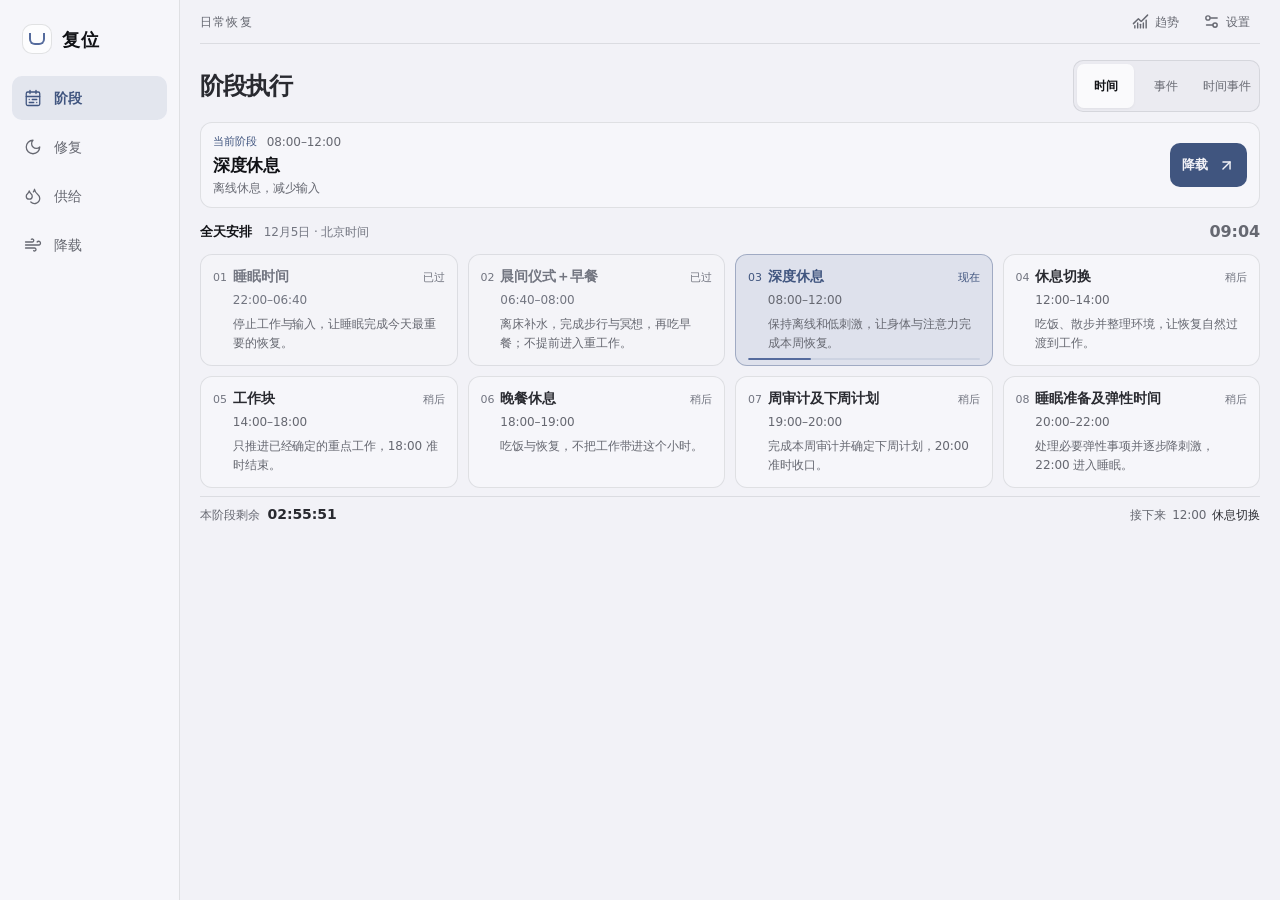
<file: index.html>
<!doctype html>
<html lang="zh-CN">
<head>
<meta charset="utf-8">
<meta name="viewport" content="width=device-width,initial-scale=1,viewport-fit=cover">
<meta name="theme-color" id="app-theme-color" content="#f2f2f7">
<meta name="color-scheme" content="light dark">
<meta name="format-detection" content="telephone=no">
<meta name="apple-mobile-web-app-capable" content="yes">
<meta name="apple-mobile-web-app-status-bar-style" content="black-translucent">
<meta name="apple-mobile-web-app-title" content="复位">
<meta name="app-build" content="iphone-3679a15f9aff">
<meta name="app-version" content="6.10.1">
<meta name="app-source-commit" content="90e9377b4c0f2b72c15a452132be75eb455f9a60">
<meta name="description" content="按时间调度，按事件接续修复、供给与降载。">
<title>复位</title>
<script>(()=>{var d="html-v1";function y(){let o="system",h="20:00",g="08:00";try{let e=JSON.parse(localStorage.getItem(`reset:${d}:boot-preferences`)??"null"),c=/^(?:[01]\d|2[0-3]):[0-5]\d$/;if(e&&["system","light","dark"].includes(e.theme)&&c.test(e.recoveryStart)&&c.test(e.recoveryEnd))o=e.theme,h=e.recoveryStart,g=e.recoveryEnd;else{let r=localStorage.getItem(`reset:${d}:theme`);(r==="light"||r==="dark")&&(o=r)}}catch{}let m=e=>{let[c,r]=e.split(":").map(Number);return c*60+r},p=new Intl.DateTimeFormat("en-GB",{timeZone:"Asia/Shanghai",hour:"2-digit",minute:"2-digit",hourCycle:"h23"}).format(new Date),a=m(p),n=m(h),s=m(g),u=n===s||(n<s?a>=n&&a<s:a>=n||a<s),l=o==="dark"||o==="system"&&(matchMedia("(prefers-color-scheme: dark)").matches||u),i=l?"#000000":"#f2f2f7",t=document.documentElement;t.dataset.theme=o,t.dataset.pwaStandalone=String(matchMedia("(display-mode: standalone)").matches||navigator.standalone===!0),t.dataset.chromeScheme=l?"dark":"light",t.classList.toggle("night-context",u),t.style.backgroundColor=i,t.style.colorScheme=l?"dark":"light",t.style.setProperty("--system-chrome-bg",i),document.querySelector('meta[name="theme-color"]')?.setAttribute("content",i)}y();})();
</script>
<link rel="icon" href="./icons/icon.svg" type="image/svg+xml">
<link rel="apple-touch-icon" href="./icons/apple-touch-icon.png" sizes="180x180">
<link rel="apple-touch-startup-image" href="./startup-iphone-13-pro-max-v410.png">
<link rel="manifest" href="./manifest.webmanifest">
<link rel="stylesheet" href="./assets/app.52f356652ac8.css">
</head>
<body style="background-color:var(--system-chrome-bg,#f2f2f7)">
<div class="system-chrome-layer" aria-hidden="true"></div>
<div id="root"><main style="padding:calc(24px + env(safe-area-inset-top)) 24px;font:16px system-ui;line-height:1.6"><p id="boot-message">正在打开复位…</p><button id="boot-retry" hidden type="button" style="min-height:44px;padding:8px 20px" onclick="location.reload()">重新打开</button></main></div>
<noscript>复位需要启用 JavaScript。请使用 iPhone 的 Safari 打开此网址。</noscript>
<script defer src="./assets/app.5f701a4dc61d.js" onerror="document.getElementById('boot-message').textContent='应用文件尚未加载完成，请联网后重试。';document.getElementById('boot-retry').hidden=false"></script>
</body>
</html>
</file>
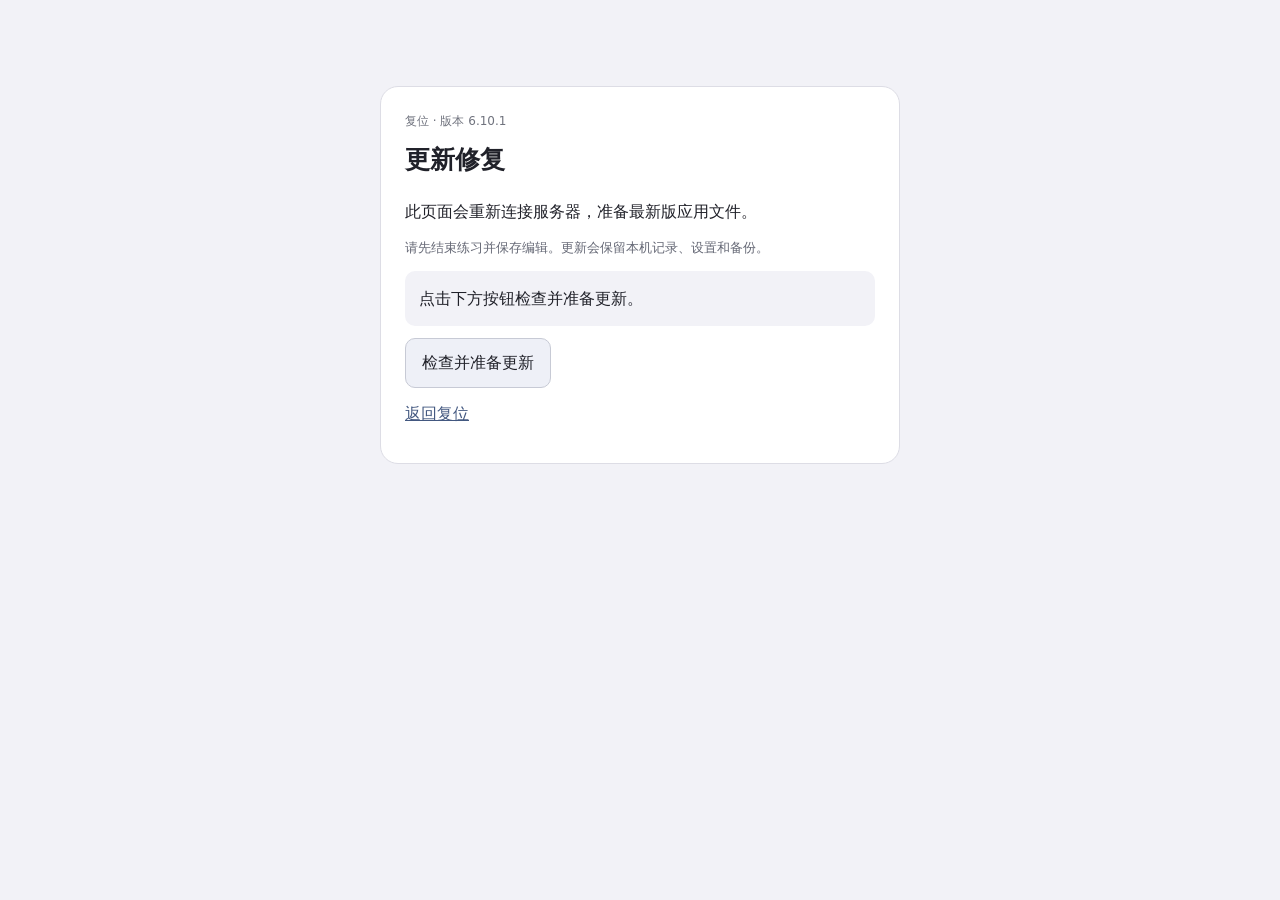
<file: update.html>
<!doctype html><html lang="zh-CN"><head><meta charset="utf-8"><meta name="viewport" content="width=device-width,initial-scale=1,viewport-fit=cover"><meta name="app-build" content="iphone-3679a15f9aff"><meta name="robots" content="noindex"><title>复位 · 更新修复</title><style>
  :root{color-scheme:light dark;font:16px/1.7 system-ui;background:#f2f2f7;color:#202129}*{box-sizing:border-box}body{margin:0;padding:calc(32px + env(safe-area-inset-top)) max(20px,env(safe-area-inset-right)) calc(32px + env(safe-area-inset-bottom)) max(20px,env(safe-area-inset-left))}main{max-width:520px;margin:6vh auto;padding:24px;background:#fff;border:1px solid #dddde5;border-radius:18px}h1{font-size:25px;margin:8px 0 16px}.eyebrow{font-size:12px;color:#70737e}p{margin:12px 0}#status{padding:14px;background:#f2f2f7;border-radius:10px}button,a{font:inherit}button{min-height:48px;padding:10px 16px;border:1px solid #c7cad5;border-radius:10px;background:#eef0f7;color:inherit;cursor:pointer}button:disabled{opacity:.5;cursor:default}#apply{background:#435880;color:#fff;border-color:transparent}label{display:flex;gap:10px;align-items:flex-start;margin:18px 0}input{width:20px;height:20px;margin-top:4px;flex-shrink:0}.actions{display:flex;gap:10px;flex-wrap:wrap}a{color:#435880}.note{font-size:13px;color:#666976}[hidden]{display:none!important}@media(prefers-color-scheme:dark){:root{background:#08090b;color:#e3e4e9}main{background:#16171c;border-color:#33363f}#status,button{background:#242630}a{color:#b8c7e6}.note,.eyebrow{color:#b1b4be}}
  </style></head><body><main><div class="eyebrow">复位 · 版本 6.10.1</div><h1>更新修复</h1><p>此页面会重新连接服务器，准备最新版应用文件。</p><p class="note">请先结束练习并保存编辑。更新会保留本机记录、设置和备份。</p><p id="status" role="status">点击下方按钮检查并准备更新。</p><div id="confirm-wrap" hidden><label><input id="confirm" type="checkbox"><span>已结束练习并保存编辑，现在更新。</span></label></div><div class="actions"><button id="check" type="button">检查并准备更新</button><button id="apply" type="button" hidden disabled>更新并返回复位</button></div><p class="note" id="details"></p><p><a href="./">返回复位</a></p></main><script>(function runRecoveryPage() {
  "use strict";
  const byId = id => document.getElementById(id);
  const status = byId("status"), details = byId("details"), check = byId("check"), apply = byId("apply"), confirm = byId("confirm"), confirmWrap = byId("confirm-wrap");
  const base = new URL("./", location.href), script = new URL("sw.js", base);
  let registration = null, latest = null;
  const ourWorker = worker => worker && new URL(worker.scriptURL).href === script.href;
  function deadline(promise, message, ms = 20000) {
    return new Promise((resolve, reject) => {
      const timer = setTimeout(() => reject(new Error(message)), ms);
      Promise.resolve(promise).then(value => { clearTimeout(timer); resolve(value); }, error => { clearTimeout(timer); reject(error); });
    });
  }
  function waitForWorker(worker, states = ["installed", "activated"]) {
    if (!worker || states.includes(worker.state)) return Promise.resolve();
    return new Promise((resolve, reject) => {
      const finish = error => { clearTimeout(timer); worker.removeEventListener("statechange", changed); if (error) reject(error); else resolve(); };
      const changed = () => { if (worker.state === "redundant") finish(new Error("新版文件下载失败，请重试。")); else if (states.includes(worker.state)) finish(); };
      const timer = setTimeout(() => finish(new Error("下载或启动尚未完成，请保持联网后重试。")), 30000);
      worker.addEventListener("statechange", changed); changed();
    });
  }
  function query(worker) {
    if (!ourWorker(worker)) return Promise.reject(new Error("尚未连接到复位，请检查并准备更新。"));
    return new Promise((resolve, reject) => {
      const channel = new MessageChannel();
      const finish = (value, error) => { clearTimeout(timer); channel.port1.close(); if (error) reject(error); else resolve(value); };
      const timer = setTimeout(() => finish(null, new Error("应用响应较慢，请关闭旧的复位窗口后重试。")), 12000);
      channel.port1.onmessage = event => {
        const data = event.data;
        if (data?.type === "PWA_VERSION" && typeof data.version === "string" && typeof data.offlineReady === "boolean") finish(data);
      };
      channel.port1.start();
      try { worker.postMessage({type:"GET_VERSION"}, [channel.port2]); } catch (error) { finish(null, error); }
    });
  }
  function safeToUpdate() {
    try {
      if (localStorage.getItem("reset:html-v1:import-transaction")) throw new Error("备份正在恢复，请完成后再更新。");
      const raw = localStorage.getItem("reset:html-v1:main");
      let main = null; try { main = raw ? JSON.parse(raw) : null; } catch { /* Updating does not overwrite unreadable records. */ }
      if (main?.activeSession) throw new Error("请先返回复位结束练习或计时，再更新。");
    } catch (error) {
      if (error instanceof Error && /备份正在恢复|结束练习/.test(error.message)) throw error;
    }
  }
  check.onclick = async () => {
    check.disabled = true; apply.hidden = true; confirmWrap.hidden = true; confirm.checked = false;
    status.textContent = "正在连接服务器并准备新版文件…"; details.textContent = "";
    try {
      if (!("serviceWorker" in navigator)) throw new Error("请用 Safari 打开此更新页后重试。");
      const url = new URL("version.json", base); url.searchParams.set("check", String(Date.now()));
      const controller = new AbortController();
      try {
        latest = await deadline(fetch(url.href, {cache:"no-store", signal:controller.signal}).then(async response => {
          if (!response.ok) throw new Error("未能连接更新文件，请确认 Safari 可以打开本站后重试。");
          return response.json();
        }), "连接更新文件超时，请稍后重试。");
      } finally { controller.abort(); }
      if (!/^iphone-[a-z0-9-]+$/.test(latest.build) || typeof latest.appVersion !== "string") throw new Error("更新信息暂未就绪，请稍后重试。");
      details.textContent = `服务器版本 ${latest.appVersion} · ${latest.build}`;
      registration = await deadline(navigator.serviceWorker.register(script.href, {scope:base.href, updateViaCache:"none"}), "连接应用更新超时，请重试。");
      if (new URL(registration.scope).href !== base.href) throw new Error("更新地址不匹配，请从原网址打开。");
      let updateError;
      try { await deadline(registration.update(), "检查更新超时，请重试。"); } catch (error) { updateError = error; }
      await waitForWorker(registration.installing);
      const worker = registration.waiting || registration.active;
      await waitForWorker(worker);
      const version = await query(worker);
      if (version.version !== latest.build) throw new Error(updateError ? "新版文件未能下载，请确认 Safari 可以连接本站后重试。" : "服务器文件仍在同步，请稍后点检查重试。现有记录保持原样。");
      if (!version.offlineReady) throw new Error("新版文件尚未下载完整，请保持联网后重试。");
      status.textContent = registration.waiting ? "新版文件已准备好，确认后即可更新。" : "最新版文件已准备好，确认后可返回复位。";
      confirmWrap.hidden = false; apply.hidden = false; apply.disabled = true;
    } catch (error) { status.textContent = error instanceof Error ? error.message : "更新尚未完成，请稍后重试。"; }
    finally { check.disabled = false; }
  };
  confirm.onchange = () => { apply.disabled = !confirm.checked; };
  apply.onclick = async () => {
    if (!confirm.checked || !registration || !latest) return;
    apply.disabled = true; check.disabled = true;
    try {
      safeToUpdate();
      const worker = registration.waiting || registration.active;
      const version = await query(worker);
      if (version.version !== latest.build || !version.offlineReady) throw new Error("新版文件状态已变化，请重新检查。");
      if (registration.waiting) {
        const activated = waitForWorker(worker, ["activated"]);
        worker.postMessage({type:"SKIP_WAITING"});
        await activated;
      }
      safeToUpdate();
      status.textContent = "更新完成，正在返回复位…";
      location.replace(base.href);
    } catch (error) { status.textContent = error instanceof Error ? error.message : "更新未完成，请重新检查。"; apply.disabled = !confirm.checked; check.disabled = false; }
  };
})();</script></body></html>
</file>
<file: assets/app.52f356652ac8.css>
:root,:root[data-theme=light],:root[data-theme=light].night-context{--chrome-base: #f2f2f7;--bg: #f2f2f7;--surface: rgba(248, 248, 251, .68);--surface-strong: rgba(255, 255, 255, .78);--surface-soft: rgba(232, 232, 238, .68);--surface-muted: rgba(220, 221, 228, .7);--text: #292a30;--text-strong: #111216;--muted: #666871;--faint: #727580;--line: rgba(55, 57, 67, .12);--line-strong: rgba(55, 57, 67, .14);--accent: #556b9d;--accent-strong: #40557f;--accent-soft: rgba(82, 105, 156, .12);--danger: #b15f62;--danger-soft: rgba(250, 221, 222, .76);--success: #4e8b72;--warning: #9b7846;--app-backdrop: var(--bg);color-scheme:light}:root[data-theme=dark],:root.night-context:not([data-theme=light]){--chrome-base: #000000;--bg: #000000;--surface: rgba(28, 29, 36, .68);--surface-strong: rgba(37, 38, 47, .74);--surface-soft: rgba(45, 46, 56, .66);--surface-muted: rgba(55, 56, 67, .68);--text: #e5e5ec;--text-strong: #fbfbff;--muted: #a5a6b1;--faint: #9598a5;--line: rgba(238, 239, 245, .12);--line-strong: rgba(238, 239, 245, .14);--accent: #9aa9cc;--accent-strong: #bac5df;--accent-soft: rgba(112, 130, 171, .22);--danger: #e29a9d;--danger-soft: rgba(99, 54, 58, .5);--success: #82bea4;--warning: #cfaa72;--app-backdrop: #000000;color-scheme:dark}@media(prefers-color-scheme:dark){:root[data-theme=system]:not([data-theme=light]){--chrome-base: #000000;--bg: #000000;--surface: rgba(28, 29, 36, .68);--surface-strong: rgba(37, 38, 47, .74);--surface-soft: rgba(45, 46, 56, .66);--surface-muted: rgba(55, 56, 67, .68);--text: #e5e5ec;--text-strong: #fbfbff;--muted: #a5a6b1;--faint: #9598a5;--line: rgba(238, 239, 245, .12);--line-strong: rgba(238, 239, 245, .14);--accent: #9aa9cc;--accent-strong: #bac5df;--accent-soft: rgba(112, 130, 171, .22);--danger: #e29a9d;--danger-soft: rgba(99, 54, 58, .5);--success: #82bea4;--warning: #cfaa72;--app-backdrop: #000000;color-scheme:dark}}:root{--font-body: 1rem;--font-label: .875rem;--font-caption: .8125rem;--font-meta: .75rem;--page-title-size: 1.5rem;--radius-sm: 8px;--tap-target: 44px;--sidebar-width: 180px;--duration-standard: .18s;--ease-standard: cubic-bezier(.22, .72, .24, 1);--transition: var(--duration-standard) var(--ease-standard);--shell-content-end: calc(76px + env(safe-area-inset-bottom)) ;--shell-floating-end: calc(76px + env(safe-area-inset-bottom)) ;--control-outline: var(--line-strong);--overlay-outline: color-mix(in srgb, var(--line-strong) 78%, transparent);--group-fill: color-mix(in srgb, var(--surface-strong) 58%, transparent);--group-fill-strong: color-mix(in srgb, var(--surface-strong) 76%, transparent);--elevation-chrome: 0 8px 24px rgba(27, 29, 38, .12);--elevation-overlay: 0 18px 48px rgba(16, 17, 23, .2);--radius-control: 10px;--radius-group: 12px;--radius-overlay: 18px}@media(max-width:620px){:root{--page-title-size: 1.375rem}}@media(max-width:1100px){:root{--sidebar-width: 164px}}@media(orientation:landscape)and (max-width:960px)and (max-height:540px){:root{--shell-content-end: calc(62px + env(safe-area-inset-bottom)) ;--shell-floating-end: calc(54px + env(safe-area-inset-bottom)) }}*{box-sizing:border-box}html{min-width:320px;height:100%;background:var(--system-chrome-bg, var(--bg));overflow:hidden;overscroll-behavior-y:none;scroll-behavior:auto}body{height:100%;min-height:0;margin:0;background:var(--bg);color:var(--text);overflow:hidden;font-family:-apple-system,BlinkMacSystemFont,SF Pro Text,SF Pro Display,PingFang SC,Microsoft YaHei,system-ui,sans-serif;font-size:var(--font-body);line-height:1.5;letter-spacing:-.005em;text-rendering:optimizeLegibility;-webkit-font-smoothing:antialiased;-moz-osx-font-smoothing:grayscale;-webkit-tap-highlight-color:transparent}button,input,textarea,select{color:inherit;font:inherit;letter-spacing:inherit;transition:color var(--transition),background var(--transition),border-color var(--transition),opacity var(--transition)}button{border:0;cursor:pointer;touch-action:manipulation}button:disabled,input:disabled,textarea:disabled,select:disabled{cursor:default;opacity:.46}input:not([type=checkbox]):not([type=radio]):not([type=range]),textarea,select{width:100%;min-height:44px;padding:0 13px;border:1px solid var(--control-outline);border-radius:var(--radius-control);background:var(--group-fill-strong)}textarea{min-height:68px;padding-block:12px;resize:vertical;line-height:1.6}input:focus,textarea:focus,select:focus{border-color:var(--accent)}button:focus-visible,input:focus-visible,textarea:focus-visible,select:focus-visible{outline:2px solid var(--accent);outline-offset:2px}::selection{background:var(--accent-soft);color:var(--text-strong)}.eyebrow{display:inline-block;color:var(--accent);font-size:var(--font-meta);font-weight:720;letter-spacing:.08em}.button{min-height:44px;padding:0 17px;border:1px solid transparent;border-radius:var(--radius-control);font-size:var(--font-label);font-weight:660}.button.primary{background:var(--accent-strong);color:var(--bg)}.button.primary:hover:not(:disabled){background:color-mix(in srgb,var(--accent-strong) 88%,var(--text-strong))}.button.secondary{border-color:var(--control-outline);background:var(--group-fill-strong);color:var(--text)}.button.secondary:hover:not(:disabled){background:var(--surface-soft)}.button.quiet{background:transparent;color:var(--muted)}.button.quiet:hover:not(:disabled){background:var(--group-fill)}.button.full{width:100%}.text-button{min-height:44px;padding:6px 0;background:transparent;color:var(--accent);font-size:var(--font-label);font-weight:650}.text-button:hover{color:var(--accent-strong)}[data-intent-received=true]{opacity:.72;transform:scale(.985)}.connection-dot{width:6px;height:6px;border-radius:50%;background:var(--success)}.connection-dot.offline{background:var(--warning)}.immersive-panel{display:grid;align-items:center;min-height:100%;padding:20px;background:var(--bg);animation:none}.active-layout{display:flex;width:min(440px,100%);margin:0 auto;flex-direction:column;align-items:center;justify-content:center;text-align:center;padding:max(12px,env(safe-area-inset-top)) 0 max(12px,env(safe-area-inset-bottom))}.active-layout>h1{color:var(--text-strong);font-size:var(--page-title-size);letter-spacing:-.03em;line-height:1.25;font-weight:650;margin:8px 0 0}.timer-block{width:min(320px,100%);margin:18px 0 12px;padding:12px 0;background:transparent}.timer-block>span{display:block;margin-bottom:6px;color:var(--faint);font-size:var(--font-meta);line-height:1.45}.timer-block strong{display:block;margin:0;color:var(--text-strong);font-size:clamp(44px,5vw,64px);font-variant-numeric:tabular-nums;letter-spacing:-.04em;line-height:1.1;font-weight:500}.timer-block small{display:block;margin-top:8px;color:var(--faint);font-size:var(--font-meta);line-height:1.45}.active-actions{display:grid;width:min(320px,100%);gap:8px;margin-top:14px}.management-view{animation:none}.section-title{display:flex;align-items:baseline;justify-content:space-between;gap:16px}.section-title h2{margin:0;color:var(--text);font-size:14px;font-weight:620}.section-title span{color:var(--faint);font-size:var(--font-meta)}.toggle{position:relative;width:51px;height:44px;flex:0 0 auto;padding:0;border-radius:999px;background:transparent}.toggle:before{position:absolute;top:50%;right:0;left:0;height:31px;border:1px solid color-mix(in srgb,var(--text) 8%,var(--line));border-radius:999px;background:var(--surface-muted);content:"";transform:translateY(-50%);transition:border-color .22s ease,background .22s ease}.toggle span{position:absolute;z-index:1;top:50%;left:2px;width:27px;height:27px;border-radius:50%;background:#fff;transform:translateY(-50%);transition:width .18s ease,transform .22s cubic-bezier(.22,.8,.28,1)}.toggle.checked{background:transparent}.toggle.checked:before{border-color:#34c759;background:#34c759}.toggle.checked span{transform:translate(20px,-50%)}.toggle:active span{width:30px}.toggle.checked:active span{transform:translate(17px,-50%)}.error-screen{display:flex;flex-direction:column;align-items:center;justify-content:center;gap:14px;background:var(--bg);color:var(--muted);min-height:100dvh;padding:max(32px,env(safe-area-inset-top)) 20px max(32px,env(safe-area-inset-bottom));text-align:center}.error-screen p{margin:0;font-size:var(--font-label);max-width:520px;color:var(--muted);line-height:1.6}.error-screen>span{color:var(--accent);font-size:var(--font-meta);font-weight:700;letter-spacing:.12em}.error-screen h1{margin:2px 0;color:var(--text-strong);font-weight:570;letter-spacing:-.04em;max-width:560px;font-size:clamp(28px,6vw,38px)}.error-screen button{margin-top:10px;padding:10px 18px;border-radius:11px;background:var(--accent-strong);font-size:var(--font-label);min-height:var(--tap-target);color:var(--bg)}@keyframes modal-in{0%{opacity:0;transform:translateY(8px) scale(.99)}to{opacity:1;transform:translateY(0) scale(1)}}:root.reduce-motion *,:root.reduce-motion *:before,:root.reduce-motion *:after{scroll-behavior:auto!important;animation-duration:.01ms!important;animation-iteration-count:1!important;transition-duration:.01ms!important}.practice-tone-ember{--practice-tone: #9b643d;--practice-tone-soft: #f0e4d7;--practice-tone-rgb: 155, 100, 61}.practice-tone-vital{--practice-tone: #547985;--practice-tone-soft: #e0eaed;--practice-tone-rgb: 84, 121, 133}.practice-tone-body{--practice-tone: #5f7468;--practice-tone-soft: #e2e9e4;--practice-tone-rgb: 95, 116, 104}.practice-tone-breath{--practice-tone: #667b7d;--practice-tone-soft: #e1e9e9;--practice-tone-rgb: 102, 123, 125}.practice-tone-open{--practice-tone: #6d7587;--practice-tone-soft: #e5e7ed;--practice-tone-rgb: 109, 117, 135}.practice-tone-empty{--practice-tone: #696b68;--practice-tone-soft: #e7e7e4;--practice-tone-rgb: 105, 107, 104}.practice-tone-kind{--practice-tone: #8a6f72;--practice-tone-soft: #eee4e5;--practice-tone-rgb: 138, 111, 114}.practice-tone-walking{--practice-tone: #6d795e;--practice-tone-soft: #e5e9df;--practice-tone-rgb: 109, 121, 94}:root[data-theme=dark] .practice-tone-ember,:root.night-context:not([data-theme=light]) .practice-tone-ember{--practice-tone-soft: #302720}:root[data-theme=dark] .practice-tone-vital,:root.night-context:not([data-theme=light]) .practice-tone-vital{--practice-tone-soft: #223034}:root[data-theme=dark] .practice-tone-body,:root.night-context:not([data-theme=light]) .practice-tone-body{--practice-tone-soft: #26302a}:root[data-theme=dark] .practice-tone-breath,:root.night-context:not([data-theme=light]) .practice-tone-breath{--practice-tone-soft: #263032}:root[data-theme=dark] .practice-tone-open,:root.night-context:not([data-theme=light]) .practice-tone-open{--practice-tone-soft: #292c34}:root[data-theme=dark] .practice-tone-empty,:root.night-context:not([data-theme=light]) .practice-tone-empty{--practice-tone-soft: #2a2b28}:root[data-theme=dark] .practice-tone-kind,:root.night-context:not([data-theme=light]) .practice-tone-kind{--practice-tone-soft: #32292b}:root[data-theme=dark] .practice-tone-walking,:root.night-context:not([data-theme=light]) .practice-tone-walking{--practice-tone-soft: #293025}.guided-practice-shell{--practice-tone: #778985;--practice-tone-rgb: 119, 137, 133;position:relative;isolation:isolate;width:100%;min-height:100vh;min-height:100dvh;overflow:hidden;background-color:#000;background-image:none;color:#e6e5df}.guided-practice-shell.practice-tone-ember{--practice-tone: #c28752;--practice-tone-rgb: 194, 135, 82;background-color:#000;background-image:none}.guided-practice-shell.practice-tone-vital{--practice-tone: #8db8c5;--practice-tone-rgb: 141, 184, 197}.guided-practice-shell.practice-tone-body{--practice-tone: #90a89a;--practice-tone-rgb: 144, 168, 154}.guided-practice-shell.practice-tone-breath{--practice-tone: #91aaad;--practice-tone-rgb: 145, 170, 173}.guided-practice-shell.practice-tone-open{--practice-tone: #9ca6bb;--practice-tone-rgb: 156, 166, 187}.guided-practice-shell.practice-tone-empty{--practice-tone: #a2a39e;--practice-tone-rgb: 162, 163, 158}.guided-practice-shell.practice-tone-kind{--practice-tone: #b59a9d;--practice-tone-rgb: 181, 154, 157}.guided-practice-shell.practice-tone-walking{--practice-tone: #9dab8d;--practice-tone-rgb: 157, 171, 141}.guided-practice-header{position:absolute;z-index:20;inset:0 0 auto;display:flex;align-items:center;justify-content:flex-end;padding:max(22px,env(safe-area-inset-top)) 30px 20px}.guided-practice-header .guided-practice-end{min-height:44px;padding:8px 4px 8px 16px;border:0;background:transparent;color:#aaa8a2;font-size:var(--font-caption);font-weight:620}.guided-practice-stage{position:relative;display:flex;min-height:100vh;min-height:100dvh;align-items:center;justify-content:center;flex-direction:column;padding:112px 24px 120px;background-color:#000;background-image:none;text-align:center}.guided-practice-copy{position:absolute;z-index:4;top:clamp(90px,12vh,132px);left:50%;width:min(720px,calc(100vw - 48px));transform:translate(-50%);transition:opacity .6s ease}.practice-tone-ember.practice-chrome-hidden .guided-practice-copy{opacity:.22}.practice-tone-ember.practice-phase-inner.practice-chrome-hidden .guided-practice-copy,.practice-tone-ember.practice-phase-palming.practice-chrome-hidden .guided-practice-copy{opacity:0}.guided-practice-copy>span{display:block;margin-bottom:9px;color:var(--practice-tone);font-family:Georgia,"Noto Serif SC",serif;font-size:var(--font-meta);letter-spacing:.22em}.guided-practice-copy h1{margin:0;color:#eeeae1;font-family:Georgia,"Noto Serif SC",Songti SC,serif;font-size:clamp(22px,3.4vw,34px);font-weight:400;letter-spacing:.08em;line-height:1.4}.guided-practice-copy p{margin:9px 0 0;color:#9a9f96;font-size:var(--font-body);line-height:1.75;letter-spacing:.06em}.practice-candle-scene{position:absolute;z-index:1;top:var(--practice-flame-y, 48%);left:50%;width:min(540px,60vw);height:min(500px,58vh);transform:translate(-50%,-50%) scale(var(--practice-flame-size, 1));transform-origin:center;pointer-events:none}.practice-candle-scene img{position:absolute;z-index:2;top:50%;left:50%;width:100%;height:100%;object-fit:contain;filter:contrast(1.12) brightness(var(--practice-flame-brightness)) saturate(.9);mask-image:radial-gradient(ellipse 58% 72% at center,#000 38%,rgba(0,0,0,.96) 54%,transparent 79%);transform:translate(-50%,-50%);user-select:none;animation:practice-flame-drift 5.6s ease-in-out infinite alternate}.practice-flame-static .practice-candle-scene img{animation:none}.practice-void-focus{position:absolute;inset:0;display:grid;place-items:center;pointer-events:none}.practice-void-focus span{width:5px;height:5px;border-radius:50%;background:#9e6b37;box-shadow:0 0 34px 12px #b45d1e0d;opacity:0;animation:practice-afterimage-fade 9s ease-out both}.practice-void-focus.palming span{display:none}.guided-practice-controls{position:absolute;z-index:5;bottom:max(42px,env(safe-area-inset-bottom));left:50%;display:flex;align-items:center;transform:translate(-50%);flex-direction:column;gap:13px;transition:opacity .55s ease,transform .55s ease}.practice-chrome-hidden .guided-practice-controls{opacity:0;transform:translate(-50%,8px);pointer-events:none}.practice-time{display:flex;width:176px;align-items:center;flex-direction:column;gap:9px}.practice-time strong{color:#b7b2a8;font-family:ui-monospace,SFMono-Regular,Menlo,Consolas,monospace;font-size:var(--font-label);font-weight:440;letter-spacing:.12em}.practice-time>span{width:100%;height:1px;overflow:hidden;background:#292c29}.practice-time>span i{display:block;width:100%;height:1px;background:color-mix(in srgb,var(--practice-tone) 72%,transparent);transform-origin:left center}.guided-practice-controls>div:nth-child(2){display:flex;justify-content:center;gap:8px}.guided-practice-controls .button{min-height:44px;padding:8px 14px;color:#c0c3bc;font-size:var(--font-label);-webkit-backdrop-filter:none;backdrop-filter:none;border-color:#ffffff1a;background:#000;box-shadow:none;border-radius:var(--radius-control)}.guided-practice-controls .button.secondary{border-color:rgba(var(--practice-tone-rgb),.36);color:var(--practice-tone)}.guided-practice-controls>small{color:#787d75;font-size:var(--font-meta)}.guided-practice-shell.practice-finished,.guided-practice-shell.palming-prep{display:flex;align-items:center;justify-content:center;flex-direction:column;padding:40px 24px;text-align:center}.practice-finished>h1,.palming-prep>h1{margin:12px 0 10px;color:#e5e1d9;font-family:Georgia,"Noto Serif SC",Songti SC,serif;font-size:clamp(27px,4vw,42px);font-weight:400;letter-spacing:-.02em}.practice-finished>p,.palming-prep>p{max-width:480px;margin:0;color:#a1a49c;font-size:var(--font-label);line-height:1.8}.practice-finished>.button{min-height:50px}.practice-finished>.button,.palming-prep>.button{min-width:220px;margin-top:28px;border-color:rgba(var(--practice-tone-rgb),.38);background:#000;color:var(--practice-tone)}.palming-prep>small{margin-top:12px;color:#858980;font-size:var(--font-meta)}.practice-palming-mark{position:relative;width:94px;height:80px;margin:18px 0 22px}.practice-palming-mark span{position:absolute;top:4px;width:46px;height:70px;border:1px solid #5e4a38;border-radius:56% 44% 52% 48%;background:radial-gradient(circle at 50% 50%,rgba(213,106,37,.1),transparent 65%)}.practice-palming-mark span:first-child{left:7px;transform:rotate(14deg)}.practice-palming-mark span:last-child{right:7px;transform:rotate(-14deg)}@keyframes practice-flame-drift{0%{transform:translate(calc(-50% + var(--practice-sway-shift-left)),-50%) rotate(var(--practice-sway-angle-left)) scaleY(var(--practice-sway-scale-low))}46%{transform:translate(calc(-50% + var(--practice-sway-shift-right)),-50%) rotate(var(--practice-sway-angle-right)) scaleY(var(--practice-sway-scale-high))}to{transform:translate(-50%,-50%) rotate(var(--practice-sway-angle-rest)) scaleY(var(--practice-sway-scale-rest))}}@keyframes practice-afterimage-fade{0%{opacity:.22;transform:scale(1)}45%{opacity:.08;transform:scale(.82)}to{opacity:0;transform:scale(.56)}}@media(max-width:820px){.training-utilities{order:-1;align-self:flex-end;padding-top:0}.guided-practice-header{padding-inline:20px}.guided-practice-copy{top:max(82px,calc(env(safe-area-inset-top) + 62px));width:calc(100vw - 40px)}.practice-candle-scene{top:var(--practice-flame-y, 48%);width:min(500px,106vw);height:47vh}.guided-practice-controls{bottom:max(70px,calc(env(safe-area-inset-bottom) + 52px));width:calc(100vw - 36px)}}@media(max-width:540px){.guided-practice-copy h1{font-size:22px;letter-spacing:.06em}.guided-practice-copy p{max-width:300px;margin-inline:auto;line-height:1.7}.practice-candle-scene{top:var(--practice-flame-y, 48%);height:44vh}.guided-practice-controls>small{display:none}.guided-practice-controls>div:nth-child(2){width:100%}.guided-practice-controls .button{flex:1}.practice-time{width:162px}}.sheet-section{display:grid;gap:9px;margin-top:18px;padding-top:16px;border-top:1px solid var(--line)}.sheet-section>span{color:var(--faint);font-size:var(--font-meta);font-weight:650;letter-spacing:.08em}.duration-chip-grid button{padding:7px 9px;border:1px solid var(--line);color:var(--muted);font-size:var(--font-meta);border-color:var(--control-outline);background:var(--group-fill-strong);min-height:44px;border-radius:var(--radius-control)}.duration-chip-grid button.selected{border-color:transparent;background:var(--accent-soft);color:var(--accent-strong)}.duration-chip-grid{display:grid;grid-template-columns:repeat(4,minmax(0,1fr));gap:6px}.sheet-number-field{display:grid;grid-template-columns:auto 88px auto;align-items:center;justify-content:end;gap:8px;color:var(--muted);font-size:var(--font-meta)}.sheet-number-field input{min-height:40px}.sheet-textarea textarea{min-height:76px}.sheet-risk{display:flex;flex-direction:column;gap:2px;margin-top:14px;padding:11px 12px;border-radius:12px;background:var(--danger-soft)}.sheet-risk strong{color:var(--danger);font-size:var(--font-meta)}.sheet-risk span{color:var(--muted);font-size:var(--font-meta)}.sheet-primary{min-height:50px;margin-top:18px}@media(max-width:540px){.duration-chip-grid{grid-template-columns:1fr 1fr}.sheet-primary{position:sticky;z-index:2;bottom:0;box-shadow:0 -10px 22px var(--surface-strong)}}@media(max-width:820px){body{font-size:var(--font-body);line-height:1.55}body button{min-block-size:44px!important}input:not([type=range]):not([type=checkbox]):not([type=radio]),textarea,select{font-size:16px!important}.eyebrow,.sheet-section>span,.sheet-risk span{font-size:var(--font-label);line-height:1.45}.section-title span,.error-screen>span,.sheet-number-field{font-size:var(--font-meta);line-height:1.45}.duration-chip-grid button{min-height:44px!important}}@media(max-width:540px){.guided-practice-header{padding-inline:16px}.guided-practice-copy{width:calc(100vw - 32px)}.guided-practice-copy p{max-width:330px}.guided-practice-controls{width:calc(100vw - 32px)}}@media print{.button{display:none!important}}.practice-page-shell{width:min(1080px,100%);margin-inline:auto}.training-utilities{display:flex;flex:0 0 auto;align-items:center;gap:4px;padding-top:4px}.training-utilities button{display:inline-flex;min-height:44px;align-items:center;gap:6px;padding:0 9px;border-radius:11px;background:transparent;color:var(--muted);font-size:var(--font-label);font-weight:620}.training-utilities button:active{background:var(--accent-soft);color:var(--accent-strong);font-size:var(--font-label)}@media(orientation:landscape)and (max-width:960px)and (max-height:540px){.guided-practice-header{padding-right:max(20px,env(safe-area-inset-right));padding-left:max(20px,env(safe-area-inset-left))}.guided-practice-copy{right:max(24px,env(safe-area-inset-right));left:max(24px,env(safe-area-inset-left));width:auto;transform:none}.guided-practice-controls{width:calc(100vw - max(36px,env(safe-area-inset-left)) - max(36px,env(safe-area-inset-right)))}}.practice-completion{max-width:38rem;margin:8vh auto;padding:2rem 1.25rem;text-align:center}.practice-completion h1{font-size:clamp(1.5rem,4vw,2rem);line-height:1.5}.practice-completion p{line-height:1.8;margin:1rem 0 1.5rem}.practice-save-error{position:fixed;z-index:1100;top:max(1rem,env(safe-area-inset-top));left:1rem;right:1rem;margin:auto;max-width:32rem;padding:1rem;background:#412721;color:#fff;border-radius:1rem}.practice-save-error button{margin-left:.6rem;padding:.5rem;color:inherit;text-decoration:underline}@media(prefers-reduced-motion:reduce){*,*:before,*:after{scroll-behavior:auto!important;animation-duration:.01ms!important;animation-iteration-count:1!important;transition-duration:.01ms!important}}.wim-hof-backdrop{position:absolute;z-index:1;top:54%;left:50%;display:grid;width:min(42vw,360px);aspect-ratio:1;place-items:center;transform:translate(-50%,-50%);pointer-events:none}.wim-hof-breath-ring,.wim-hof-breath-core{position:absolute;border-radius:50%}.wim-hof-breath-ring{inset:4%;border:1px solid rgba(var(--practice-tone-rgb),.28);background:radial-gradient(circle,rgba(var(--practice-tone-rgb),.08),transparent 67%);box-shadow:0 0 80px rgba(var(--practice-tone-rgb),.07),inset 0 0 60px rgba(var(--practice-tone-rgb),.035)}.wim-hof-breath-core{width:10%;aspect-ratio:1;background:rgba(var(--practice-tone-rgb),.55);box-shadow:0 0 32px rgba(var(--practice-tone-rgb),.26)}.wim-hof-backdrop.wim-breathing .wim-hof-breath-ring{animation:wim-hof-breath-cycle 4s ease-in-out infinite}.wim-hof-backdrop.wim-breathing .wim-hof-breath-core{animation:wim-hof-core-cycle 4s ease-in-out infinite}.wim-hof-backdrop.wim-retention .wim-hof-breath-ring{transform:scale(.48);opacity:.34}.wim-hof-backdrop.wim-retention .wim-hof-breath-core{transform:scale(.62);opacity:.5}.wim-hof-backdrop.wim-recovery .wim-hof-breath-ring{transform:scale(.9);animation:wim-hof-recovery-hold 5s ease-in-out infinite alternate}.practice-paused .wim-hof-backdrop span{animation-play-state:paused}.wim-hof-backdrop strong{position:relative;z-index:2;color:#e2eceec7;font-family:ui-monospace,SFMono-Regular,Menlo,Consolas,monospace;font-size:clamp(22px,4vw,34px);font-weight:430;letter-spacing:.08em;animation:wim-hof-count-enter .3s ease both}.wim-hof-retention-action{position:absolute;z-index:7;bottom:max(92px,calc(env(safe-area-inset-bottom) + 72px));left:50%;display:grid;min-width:min(360px,calc(100vw - 40px));gap:2px;padding:12px 18px;color:#dce7e9;transform:translate(-50%);border:1px solid rgba(var(--practice-tone-rgb),.3);background:#000;box-shadow:none;-webkit-backdrop-filter:none;backdrop-filter:none;border-radius:999px}.wim-hof-retention-action span{color:#8f9c9e;font-size:var(--font-meta)}.wim-hof-retention-action strong{font-size:var(--font-label);font-weight:560}.agt-swing-backdrop{position:absolute;z-index:1;top:54%;left:50%;display:grid;width:min(46vw,360px);aspect-ratio:1;place-items:center;color:rgba(var(--practice-tone-rgb),.72);transform:translate(-50%,-50%);pointer-events:none}.agt-swing-arc{position:absolute;inset:6%;border:1px solid rgba(var(--practice-tone-rgb),.22);border-right-color:transparent;border-bottom-color:transparent;border-radius:50%;transform:rotate(34deg)}.agt-kettlebell-mark{position:relative;width:84px;height:68px;border:2px solid currentColor;border-radius:29px 29px 24px 24px;opacity:.76}.agt-kettlebell-mark:before{position:absolute;bottom:calc(100% - 4px);left:50%;width:40px;height:27px;border:2px solid currentColor;border-bottom:0;border-radius:22px 22px 0 0;content:"";transform:translate(-50%)}.agt-kettlebell-mark i{position:absolute;inset:15px;border-radius:50%;background:rgba(var(--practice-tone-rgb),.16)}.agt-swing-backdrop strong{position:absolute;top:72%;color:#e8eef0c7;font-family:ui-monospace,SFMono-Regular,Menlo,Consolas,monospace;font-size:clamp(26px,5vw,40px);font-weight:430;font-variant-numeric:tabular-nums;letter-spacing:.04em}.agt-swing-backdrop small{position:absolute;top:calc(72% + 46px);color:#e8eef06b;font-size:var(--font-meta);letter-spacing:.08em}.agt-swing-backdrop.is-recovery{color:rgba(var(--practice-tone-rgb),.42)}.agt-swing-backdrop.is-recovery .agt-swing-arc{opacity:.44}@keyframes wim-hof-breath-cycle{0%{transform:scale(.58);opacity:.48}46%{transform:scale(1);opacity:.94}to{transform:scale(.62);opacity:.5}}@keyframes wim-hof-core-cycle{0%{transform:scale(.74);opacity:.55}46%{transform:scale(1.42);opacity:.92}to{transform:scale(.78);opacity:.58}}@keyframes wim-hof-recovery-hold{0%{opacity:.62}to{opacity:.9}}@keyframes wim-hof-count-enter{0%{opacity:0;transform:translateY(3px)}to{opacity:1;transform:translateY(0)}}@media(max-width:640px){.agt-swing-backdrop{top:53%;width:min(68vw,300px)}.wim-hof-backdrop{top:53%;width:min(66vw,300px)}.wim-hof-retention-action{bottom:max(82px,calc(env(safe-area-inset-bottom) + 64px))}}.pelvic-training-backdrop{--pelvic-intensity: .2;position:absolute;z-index:1;top:55%;left:50%;display:grid;width:min(38vw,330px);aspect-ratio:1;place-items:center;transform:translate(-50%,-50%);pointer-events:none}.pelvic-training-orbit,.pelvic-training-core{position:absolute;border-radius:50%;transition:transform .26s var(--ease-standard),opacity .26s var(--ease-standard),background .26s var(--ease-standard)}.pelvic-training-orbit{inset:3%;border:1px solid rgba(var(--practice-tone-rgb),.24);background:radial-gradient(circle,rgba(var(--practice-tone-rgb),.065),transparent 69%);box-shadow:0 0 78px rgba(var(--practice-tone-rgb),.06),inset 0 0 62px rgba(var(--practice-tone-rgb),.03);transform:scale(calc(.86 + var(--pelvic-intensity) * .12))}.pelvic-training-core{width:calc(8% + var(--pelvic-intensity) * 9%);aspect-ratio:1;background:rgba(var(--practice-tone-rgb),.62);box-shadow:0 0 38px rgba(var(--practice-tone-rgb),.24)}.pelvic-training-backdrop.is-release .pelvic-training-orbit,.pelvic-training-backdrop.is-rest .pelvic-training-orbit,.pelvic-training-backdrop.is-inhale .pelvic-training-orbit{transform:scale(1);opacity:.52}.pelvic-training-backdrop.is-release .pelvic-training-core,.pelvic-training-backdrop.is-rest .pelvic-training-core{transform:scale(.45);opacity:.28}.pelvic-training-backdrop.is-inhale .pelvic-training-orbit{animation:pelvic-release-breathe 4s ease-out both}.pelvic-training-backdrop.is-exhale .pelvic-training-orbit{animation:pelvic-return-breathe 6s ease-out both}.pelvic-training-backdrop strong{position:relative;z-index:2;color:#e0e9e2c7;font-family:Georgia,"Noto Serif SC",serif;font-weight:400;font-size:clamp(42px,8vw,68px);font-variant-numeric:tabular-nums;letter-spacing:-.04em}.pelvic-training-backdrop small{bottom:27%;letter-spacing:.14em;position:absolute;top:73%;width:min(260px,74vw);color:#e7e9f299;font-size:var(--font-meta);line-height:1.5;text-align:center}.practice-paused .pelvic-training-backdrop span{animation-play-state:paused}@keyframes pelvic-release-breathe{0%{transform:scale(.72);opacity:.78}to{transform:scale(1);opacity:.5}}@keyframes pelvic-return-breathe{0%{transform:scale(1);opacity:.5}to{transform:scale(.84);opacity:.7}}@media(max-width:640px){.pelvic-training-backdrop{top:56%;width:min(66vw,290px)}}.guided-practice-shell:not(.practice-tone-ember){background:#000}.meditation-backdrop{--scene-x: 50%;--scene-y: 52%;--scene-width: min(42vw, 420px);--scene-height: min(42vw, 420px);--scene-radius: 50%;--scene-rotate: 0deg;--scene-field-opacity: .22;--line-one-x: 50%;--line-one-y: 52%;--line-one-width: min(58vw, 560px);--line-one-height: 1px;--line-one-rotate: 0deg;--line-two-x: 50%;--line-two-y: 52%;--line-two-width: min(34vw, 320px);--line-two-height: 1px;--line-two-rotate: 90deg;--point-x: 50%;--point-y: 52%;--point-size: 7px;position:absolute;z-index:0;inset:0;overflow:hidden;pointer-events:none;animation:meditation-scene-enter .9s var(--ease-standard) both}.meditation-backdrop-field,.meditation-backdrop-line,.meditation-backdrop-point{position:absolute;display:block}.meditation-backdrop-field{top:var(--scene-y);left:var(--scene-x);width:var(--scene-width);height:var(--scene-height);border:1px solid rgba(var(--practice-tone-rgb),var(--scene-field-opacity));border-radius:var(--scene-radius);background:radial-gradient(ellipse at center,rgba(var(--practice-tone-rgb),.11),rgba(var(--practice-tone-rgb),.025) 48%,transparent 72%);box-shadow:0 0 80px rgba(var(--practice-tone-rgb),.055),inset 0 0 70px rgba(var(--practice-tone-rgb),.035);transform:translate(-50%,-50%) rotate(var(--scene-rotate));animation:meditation-field-breathe 11s ease-in-out infinite alternate}.meditation-backdrop-line{background:linear-gradient(90deg,transparent,rgba(var(--practice-tone-rgb),.2),transparent);transform:translate(-50%,-50%)}.meditation-backdrop-line.line-one{top:var(--line-one-y);left:var(--line-one-x);width:var(--line-one-width);height:var(--line-one-height);transform:translate(-50%,-50%) rotate(var(--line-one-rotate))}.meditation-backdrop-line.line-two{top:var(--line-two-y);left:var(--line-two-x);width:var(--line-two-width);height:var(--line-two-height);transform:translate(-50%,-50%) rotate(var(--line-two-rotate))}.meditation-backdrop-point{top:var(--point-y);left:var(--point-x);width:var(--point-size);height:var(--point-size);border-radius:50%;background:rgba(var(--practice-tone-rgb),.58);box-shadow:0 0 0 7px rgba(var(--practice-tone-rgb),.035),0 0 34px rgba(var(--practice-tone-rgb),.22);transform:translate(-50%,-50%)}.practice-tone-body .meditation-backdrop{background:#000}.practice-tone-body .meditation-backdrop-field{border-radius:46% 54% 50% 50%}.practice-tone-body.practice-step-1{--scene-y: 79%;--scene-width: min(72vw, 680px);--scene-height: 11vh;--scene-radius: 50%;--line-one-y: 84%;--line-one-width: min(82vw, 780px);--line-two-y: 72%;--line-two-height: 22vh;--point-y: 79%}.practice-tone-body.practice-step-2{--scene-y: 31%;--scene-width: min(30vw, 240px);--scene-height: min(22vw, 180px);--line-one-y: 42%;--line-one-width: min(38vw, 300px);--line-two-y: 31%;--line-two-height: min(30vw, 240px);--point-y: 31%}.practice-tone-body.practice-step-3{--scene-y: 43%;--scene-width: min(58vw, 540px);--scene-height: 18vh;--line-one-y: 43%;--line-one-width: min(66vw, 620px);--line-two-y: 51%;--line-two-height: 30vh;--point-y: 43%}.practice-tone-body.practice-step-4{--scene-y: 58%;--scene-width: min(34vw, 300px);--scene-height: min(30vw, 270px);--line-one-y: 58%;--line-one-width: min(42vw, 380px);--line-two-y: 58%;--line-two-height: min(38vw, 340px);--point-y: 58%}.practice-tone-body.practice-step-5{--scene-y: 76%;--scene-width: min(48vw, 420px);--scene-height: 18vh;--line-one-y: 80%;--line-one-width: min(60vw, 540px);--line-two-y: 68%;--line-two-height: 40vh;--point-y: 76%}.practice-tone-body.practice-step-6{--scene-y: 54%;--scene-width: min(38vw, 330px);--scene-height: 58vh;--line-one-y: 54%;--line-one-width: min(58vw, 520px);--line-two-y: 54%;--line-two-height: 64vh;--point-y: 54%;--scene-field-opacity: .28}.practice-tone-breath .meditation-backdrop{background:#000}.practice-tone-breath .meditation-backdrop-line{border:1px solid rgba(var(--practice-tone-rgb),.12);border-radius:50%;background:transparent}.practice-tone-breath.practice-step-1{--scene-width: min(28vw, 230px);--scene-height: min(28vw, 230px);--line-one-width: min(40vw, 340px);--line-one-height: min(40vw, 340px);--line-two-width: min(18vw, 150px);--line-two-height: min(18vw, 150px)}.practice-tone-breath.practice-step-2{--scene-width: min(34vw, 280px);--scene-height: min(34vw, 280px);--line-one-width: min(50vw, 430px);--line-one-height: min(50vw, 430px);--line-two-width: min(21vw, 170px);--line-two-height: min(21vw, 170px);--scene-field-opacity: .28}.practice-tone-breath.practice-step-3{--scene-width: min(42vw, 350px);--scene-height: min(42vw, 350px);--line-one-width: min(62vw, 540px);--line-one-height: min(62vw, 540px);--line-two-width: min(26vw, 210px);--line-two-height: min(26vw, 210px);--point-x: 48%}.practice-tone-breath.practice-step-4{--scene-width: min(66vw, 580px);--scene-height: min(66vw, 580px);--line-one-width: min(86vw, 760px);--line-one-height: min(86vw, 760px);--line-two-width: min(42vw, 360px);--line-two-height: min(42vw, 360px);--scene-field-opacity: .2}.practice-tone-open .meditation-backdrop{background:#000}.practice-tone-open .meditation-backdrop-field{border-radius:50%}.practice-tone-open .line-two{border:1px solid rgba(var(--practice-tone-rgb),.12);border-radius:50%;background:transparent}.practice-tone-open.practice-step-1{--scene-y: 38%;--scene-width: min(72vw, 680px);--scene-height: 24vh;--line-one-y: 54%;--line-one-width: min(84vw, 780px);--line-two-x: 30%;--line-two-y: 39%;--line-two-width: 14vmin;--line-two-height: 14vmin;--point-x: 68%;--point-y: 38%}.practice-tone-open.practice-step-2{--scene-y: 68%;--scene-width: min(42vw, 360px);--scene-height: 18vh;--line-one-y: 76%;--line-one-width: min(62vw, 560px);--line-two-x: 50%;--line-two-y: 68%;--line-two-width: 24vmin;--line-two-height: 24vmin;--point-y: 68%}.practice-tone-open.practice-step-3{--scene-x: 60%;--scene-y: 46%;--scene-width: min(54vw, 480px);--scene-height: 34vh;--line-one-y: 60%;--line-one-width: min(74vw, 680px);--line-two-x: 34%;--line-two-y: 38%;--line-two-width: 20vmin;--line-two-height: 20vmin;--point-x: 65%;--point-y: 42%}.practice-tone-open.practice-step-4{--scene-y: 52%;--scene-width: min(88vw, 920px);--scene-height: 58vh;--line-one-y: 66%;--line-one-width: min(94vw, 1040px);--line-two-x: 50%;--line-two-y: 52%;--line-two-width: min(48vw, 440px);--line-two-height: min(48vw, 440px);--point-size: 5px;--scene-field-opacity: .16}.practice-tone-empty .meditation-backdrop{background:#000}.practice-tone-empty .meditation-backdrop-field{border:0;filter:blur(18px)}.practice-tone-empty .meditation-backdrop-line{height:2px;filter:blur(2px);opacity:.64}.practice-tone-empty.practice-step-1{--scene-y: 43%;--scene-width: min(64vw, 600px);--scene-height: 28vh;--line-one-y: 44%;--line-one-width: min(72vw, 680px);--line-one-rotate: -5deg;--line-two-y: 58%;--line-two-width: min(54vw, 500px);--line-two-rotate: 4deg}.practice-tone-empty.practice-step-2{--scene-x: 56%;--scene-y: 47%;--scene-width: min(52vw, 470px);--scene-height: 24vh;--line-one-x: 58%;--line-one-y: 43%;--line-one-width: min(56vw, 520px);--line-one-rotate: -3deg;--line-two-x: 42%;--line-two-y: 59%;--line-two-width: min(42vw, 390px);--line-two-rotate: 3deg}.practice-tone-empty.practice-step-3{--scene-y: 51%;--scene-width: min(34vw, 300px);--scene-height: 18vh;--line-one-y: 47%;--line-one-width: min(32vw, 280px);--line-two-y: 58%;--line-two-width: min(24vw, 210px);--scene-field-opacity: .1}.practice-tone-empty.practice-step-4{--scene-y: 52%;--scene-width: min(18vw, 150px);--scene-height: min(18vw, 150px);--line-one-width: 12vw;--line-two-width: 0;--point-size: 4px;--scene-field-opacity: .05}.practice-tone-kind .meditation-backdrop{background:#000}.practice-tone-kind .meditation-backdrop-field{border-radius:48% 52% 58% 42%;transform:translate(-50%,-50%) rotate(-8deg)}.practice-tone-kind .meditation-backdrop-line{height:24vh;border-top:1px solid rgba(var(--practice-tone-rgb),.16);border-radius:50%;background:transparent}.practice-tone-kind.practice-step-1{--scene-y: 46%;--scene-width: min(26vw, 220px);--scene-height: min(24vw, 200px);--line-one-y: 58%;--line-one-width: min(42vw, 360px);--line-two-y: 62%;--line-two-width: min(32vw, 280px);--point-y: 46%}.practice-tone-kind.practice-step-2{--scene-y: 48%;--scene-width: min(36vw, 300px);--scene-height: min(32vw, 260px);--line-one-y: 62%;--line-one-width: min(54vw, 480px);--line-two-y: 66%;--line-two-width: min(40vw, 350px);--point-y: 48%}.practice-tone-kind.practice-step-3{--scene-y: 56%;--scene-width: min(52vw, 460px);--scene-height: 34vh;--line-one-y: 68%;--line-one-width: min(68vw, 620px);--line-two-y: 72%;--line-two-width: min(52vw, 460px);--point-y: 55%}.practice-tone-kind.practice-step-4{--scene-y: 60%;--scene-width: min(76vw, 720px);--scene-height: 44vh;--line-one-y: 73%;--line-one-width: min(88vw, 860px);--line-two-y: 77%;--line-two-width: min(68vw, 640px);--point-y: 58%;--scene-field-opacity: .16}.practice-tone-walking .meditation-backdrop{background:#000}.practice-tone-walking .meditation-backdrop-field{border-radius:50%}.practice-tone-walking .meditation-backdrop-line{top:auto;bottom:-6%;height:66vh;background:linear-gradient(180deg,transparent,rgba(var(--practice-tone-rgb),.18));transform-origin:bottom center}.practice-tone-walking .line-one{left:38%;transform:rotate(16deg)}.practice-tone-walking .line-two{left:62%;transform:rotate(-16deg)}.practice-tone-walking.practice-step-1{--scene-y: 76%;--scene-width: min(44vw, 380px);--scene-height: 15vh;--line-one-width: 1px;--line-two-width: 1px;--point-y: 76%}.practice-tone-walking.practice-step-2{--scene-y: 49%;--scene-width: min(88vw, 920px);--scene-height: 3px;--line-one-width: 1px;--line-two-width: 1px;--point-y: 49%;--point-size: 5px}.practice-tone-walking.practice-step-3{--scene-y: 43%;--scene-width: min(42vw, 360px);--scene-height: min(42vw, 360px);--line-one-width: 1px;--line-two-width: 1px;--point-y: 43%}.practice-tone-walking.practice-step-4{--scene-y: 58%;--scene-width: min(76vw, 740px);--scene-height: 36vh;--line-one-width: 1px;--line-two-width: 1px;--point-y: 50%;--scene-field-opacity: .18}.guided-practice-shell:not(.practice-tone-ember) .guided-practice-copy{transition:opacity .48s var(--ease-standard),transform .48s var(--ease-standard),visibility 0s linear}.guided-practice-shell:not(.practice-tone-ember).practice-chrome-hidden .guided-practice-controls{visibility:hidden;opacity:0;pointer-events:none}@keyframes meditation-scene-enter{0%{opacity:0;transform:scale(1.015)}to{opacity:1;transform:scale(1)}}@keyframes meditation-field-breathe{0%{opacity:.62}to{opacity:.92}}.guided-practice-controls>div:nth-child(2),.guided-practice-controls>small{transition:opacity .42s ease,transform .42s ease}.guided-practice-shell:not(.practice-bedtime-stillness).practice-chrome-hidden .guided-practice-controls{visibility:visible!important;opacity:1!important;transform:translate(-50%)!important;pointer-events:none}.practice-chrome-hidden .guided-practice-controls>div:nth-child(2),.practice-chrome-hidden .guided-practice-controls>small{opacity:0;transform:translateY(6px);pointer-events:none}.practice-chrome-hidden .practice-time{visibility:visible;opacity:1}.wim-hof-live-cue{position:relative;z-index:2;display:grid;place-items:center;gap:5px}.wim-hof-live-cue small{color:#e8ebf5ad;font-size:var(--font-meta);letter-spacing:.04em}.wim-hof-backdrop.is-inhale .wim-hof-breath-ring{border-color:rgba(var(--practice-tone-rgb),.44)}.wim-hof-backdrop.is-exhale .wim-hof-breath-ring{border-color:rgba(var(--practice-tone-rgb),.2)}.pelvic-training-backdrop em{position:absolute;top:21%;color:rgba(var(--practice-tone-rgb),.64);font-size:var(--font-meta);font-style:normal;font-weight:680;letter-spacing:.18em}.guided-practice-header .guided-practice-end:active:not(:disabled){transform:none}.guided-practice-controls .practice-time{padding:0;border:0;border-radius:0;background:transparent;box-shadow:none;-webkit-backdrop-filter:none;backdrop-filter:none}.guided-practice-shell.practice-bedtime-stillness .guided-practice-stage{gap:48px;padding:max(88px,calc(env(safe-area-inset-top) + 64px)) max(24px,env(safe-area-inset-right)) max(32px,env(safe-area-inset-bottom)) max(24px,env(safe-area-inset-left))}.guided-practice-shell.practice-bedtime-stillness .guided-practice-copy,.guided-practice-shell.practice-bedtime-stillness .guided-practice-controls{position:relative;inset:auto;width:min(100%,36rem);transform:none}.practice-bedtime-stillness .guided-practice-copy h1{font-family:-apple-system,BlinkMacSystemFont,PingFang SC,system-ui,sans-serif;font-size:clamp(2rem,5vw,2.75rem);font-weight:500;letter-spacing:.04em}.practice-bedtime-stillness .guided-practice-copy p{max-width:100%;margin:16px auto 0;font-size:var(--font-body)}.practice-bedtime-stillness .guided-practice-copy>span{font-family:inherit;font-size:var(--font-label);letter-spacing:.04em}.practice-bedtime-stillness.practice-chrome-hidden .practice-time{opacity:0;visibility:hidden}.practice-bedtime-stillness .practice-time{transition:opacity .48s ease}@media(orientation:landscape)and (max-height:540px){.guided-practice-shell.practice-bedtime-stillness .guided-practice-stage{gap:24px}}.app-frame{display:grid;grid-template-columns:var(--sidebar-width) minmax(0,1fr);height:100dvh;min-height:0;overflow:hidden;background:var(--app-backdrop)}.app-frame.is-immersive{display:block}.main-surface{position:relative;grid-column:2;min-width:0;height:100%;min-height:0;overflow:hidden}.view-container{width:min(1280px,calc(100% - 40px));height:100%;min-height:0;margin:0 auto;padding:16px 0;overflow-x:hidden;overflow-y:auto;overflow-anchor:none;overscroll-behavior-y:contain;-webkit-overflow-scrolling:touch}.is-immersive .view-container{width:100%;margin:0;padding:0}.app-frame.is-guided-practice,.app-frame.is-guided-practice .main-surface,.app-frame.is-guided-practice .view-container{background:#000}.workspace-tools{position:absolute;z-index:40;inset:0 20px auto;height:44px;display:flex;align-items:center;justify-content:space-between;max-width:1280px;margin:auto;border-bottom:1px solid var(--line);color:var(--muted);font-size:var(--font-meta)}.workspace-tools>span{font-weight:550;letter-spacing:.1em}.workspace-tools>div{display:flex;align-items:center;gap:4px}.workspace-tools button{display:flex;align-items:center;gap:6px;min-height:40px;padding:6px 10px;background:none;color:var(--muted);font-size:var(--font-meta);border-radius:8px}.primary-deck{position:absolute;inset:44px 0 0}.primary-panel{position:absolute;inset:0;min-height:0;padding:16px 20px;overflow:auto;overflow-x:hidden;overscroll-behavior-y:contain;overflow-anchor:none;-webkit-overflow-scrolling:touch;visibility:hidden;pointer-events:none}.primary-panel.is-current{visibility:visible;pointer-events:auto}.primary-deck:not(.is-current) .primary-panel{visibility:hidden;pointer-events:none}.primary-panel:focus{outline:none}.main-surface>.system-message{position:absolute;z-index:180;bottom:20px;left:50%;transform:translate(-50%);width:min(640px,calc(100% - 32px))}.sidebar{position:fixed;inset:0 auto 0 0;z-index:20;display:flex;width:var(--sidebar-width);height:100dvh;flex-direction:column;padding:20px 12px 16px;border-right:1px solid var(--line);background:var(--surface)}.brand{display:flex;width:100%;min-height:56px;align-items:center;gap:10px;padding:0 10px 18px;background:transparent;color:var(--text);text-align:left}.brand strong{color:var(--text-strong);font-size:18px;font-weight:650;letter-spacing:.08em}.brand-mark{display:inline-flex;width:30px;height:30px;align-items:center;justify-content:center;border:1px solid var(--line-strong);border-radius:10px;background:var(--surface-strong)}.brand-mark span:first-child{width:8px;height:12px;border-bottom:2px solid var(--accent);border-left:2px solid var(--accent);border-radius:0 0 0 6px}.brand-mark span:last-child{width:8px;height:12px;border-right:2px solid var(--accent);border-bottom:2px solid var(--accent);border-radius:0 0 6px}.sidebar nav{display:grid;flex:1;align-content:start;gap:5px}.sidebar nav button{display:flex;min-height:44px;align-items:center;gap:12px;padding:0 12px;border-radius:10px;background:transparent;color:var(--muted);font-size:var(--font-label);text-align:left}.sidebar nav button:hover{background:var(--surface-soft);color:var(--text)}.sidebar nav button.active{background:var(--accent-soft);color:var(--accent-strong);font-weight:650}.sidebar-footer{display:flex;flex-wrap:wrap;align-items:center;gap:8px;padding:12px 8px 0;color:var(--muted);font-size:var(--font-meta)}.mobile-nav,.system-chrome-layer{display:none}:root[data-pwa-standalone=true] .system-chrome-layer{position:fixed;z-index:2147483646;inset:0 0 auto;display:block;width:100%;height:env(safe-area-inset-top);background:var(--system-chrome-bg, #000000);pointer-events:none;transition:none}:root[data-pwa-standalone=true] .app-frame{height:100svh;background:var(--system-chrome-bg, var(--bg))}@media(max-width:820px),(orientation:landscape)and (max-width:960px)and (max-height:540px){.app-frame{display:block}.sidebar{display:none}.view-container{width:100%;padding:max(12px,env(safe-area-inset-top)) max(12px,env(safe-area-inset-right)) var(--shell-content-end) max(12px,env(safe-area-inset-left))}.workspace-tools{position:fixed;top:env(safe-area-inset-top);inset-inline:12px;background:var(--system-chrome-bg, var(--bg))}.workspace-tools:before{content:"";position:absolute;z-index:-1;inset:calc(-1*env(safe-area-inset-top)) -12px 0;background:inherit;pointer-events:none}.workspace-tools button{min-height:44px}.primary-deck{top:calc(44px + env(safe-area-inset-top))}.primary-panel{padding:12px max(12px,env(safe-area-inset-right)) var(--shell-content-end) max(12px,env(safe-area-inset-left))}.main-surface>.system-message{bottom:var(--shell-floating-end)}.mobile-nav{position:fixed;z-index:160;bottom:max(8px,env(safe-area-inset-bottom));left:50%;display:grid;width:min(480px,calc(100% - 24px));min-height:58px;grid-template-columns:repeat(4,minmax(0,1fr));padding:4px;border:1px solid var(--line-strong);border-radius:16px;background:var(--chrome-base);box-shadow:var(--elevation-chrome);transform:translate(-50%)}.mobile-nav button{display:flex;min-width:0;min-height:48px;align-items:center;justify-content:center;flex-direction:column;gap:3px;border-radius:10px;background:transparent;color:var(--muted)}.mobile-nav button.active{color:var(--accent-strong);background:var(--accent-soft);font-weight:650}.mobile-nav button:focus-visible{outline-offset:-3px}.mobile-nav-label{font-size:var(--font-meta);line-height:1.25;white-space:nowrap}.mobile-nav-icon{flex:0 0 auto}}@media(orientation:landscape)and (max-width:960px)and (max-height:540px){.mobile-nav{bottom:max(5px,env(safe-area-inset-bottom));min-height:44px;width:min(440px,calc(100% - 96px));padding:2px;border-radius:12px}.mobile-nav button{min-height:40px;flex-direction:row;gap:8px}.mobile-nav-icon{width:16px;height:16px}}.is-immersive .view-container{width:100%;padding:0}@media print{.sidebar,.mobile-nav,.workspace-tools{display:none!important}.app-frame,.main-surface{display:block;height:auto;overflow:visible}.view-container,.primary-deck,.primary-panel.is-current{position:static;width:100%;height:auto;overflow:visible}.primary-panel:not(.is-current),.primary-deck:not(.is-current){display:none}}.modal-backdrop{position:fixed;z-index:200;inset:0;display:flex;align-items:center;justify-content:center;padding:22px;background:#1011174d;-webkit-backdrop-filter:blur(7px);backdrop-filter:blur(7px)}.modal-card,.bottom-sheet,.system-message{border:1px solid var(--overlay-outline);background:color-mix(in srgb,var(--surface-strong) 94%,var(--bg));box-shadow:var(--elevation-overlay);-webkit-backdrop-filter:blur(20px) saturate(120%);backdrop-filter:blur(20px) saturate(120%)}.modal-card{position:relative;width:min(560px,100%);max-height:calc(100dvh - 44px);overflow-y:auto;padding:28px;border-radius:var(--radius-overlay);animation:modal-in .18s ease both}.modal-close{position:absolute;top:16px;right:16px;width:var(--tap-target);height:var(--tap-target);border-radius:50%;background:var(--surface-soft);color:var(--muted);font-size:20px;line-height:1}.sheet-backdrop{align-items:flex-end;padding:0;overflow:hidden;overscroll-behavior:none}.bottom-sheet{width:min(680px,calc(100% - 24px));max-height:min(88dvh,760px);overflow-y:auto;padding:24px 24px max(24px,env(safe-area-inset-bottom));border-bottom:0;border-radius:var(--radius-overlay) var(--radius-overlay) 0 0;overscroll-behavior:contain;-webkit-overflow-scrolling:touch}.sheet-handle{display:block;width:34px;height:4px;margin:-10px auto 14px;border-radius:4px;background:color-mix(in srgb,var(--muted) 36%,transparent)}.sheet-heading{padding-right:48px}.sheet-heading h2{margin:0;color:var(--text-strong);font-size:1.5rem;font-weight:650;letter-spacing:-.025em}.sheet-heading p{margin:6px 0 0;color:var(--muted);font-size:var(--font-label);line-height:1.6}.system-message{position:fixed;z-index:180;right:28px;bottom:28px;display:flex;max-width:440px;align-items:center;gap:16px;padding:12px 16px;border-radius:14px;color:var(--text);font-size:var(--font-label)}.system-message.warning{border-color:color-mix(in srgb,var(--danger) 26%,var(--line))}.system-message button{flex:0 0 auto;min-height:44px;padding:0 8px;border-radius:8px;background:var(--surface-soft);color:var(--muted);font-size:var(--font-label)}@media(max-width:820px){.bottom-sheet{width:100%;padding:22px 18px max(20px,env(safe-area-inset-bottom));border-right:0;border-left:0}.sheet-heading h2{font-size:1.375rem}}@media(max-width:820px),(orientation:landscape)and (max-width:960px)and (max-height:540px){.system-message{right:max(12px,env(safe-area-inset-right));bottom:var(--shell-floating-end);left:max(12px,env(safe-area-inset-left));max-width:none}}.stage-page{position:relative;width:100%;display:grid;align-content:start;gap:8px;color:var(--text)}.stage-page[data-ready=false] .stage-dynamic{visibility:hidden}.stage-page[data-ready=false] .stage-progress i{width:0!important;transition:none}.stage-boot-copy{position:absolute;z-index:1;inset:50% auto auto 50%;display:grid;gap:5px;text-align:center;transform:translate(-50%,-50%)}.stage-boot-copy span{color:var(--faint);font-size:12px;font-weight:650;letter-spacing:.12em}.stage-boot-copy strong{color:var(--text);font-size:18px;font-weight:560;white-space:nowrap}.stage-boot-retry{min-height:var(--tap-target);margin-top:8px;padding:0 14px;display:grid;place-items:center;border-radius:10px;visibility:hidden;background:var(--accent-soft);color:var(--accent-strong);font-size:13px;font-weight:620;opacity:0;animation:stage-boot-retry-reveal 1ms 12s forwards}@keyframes stage-boot-retry-reveal{to{visibility:visible;opacity:1}}.stage-error{margin:0;font-size:12px;line-height:1.5;color:var(--muted)}.stage-header{display:flex;align-items:center;justify-content:space-between;gap:12px;min-height:28px}.stage-header>div{display:flex;align-items:baseline;gap:12px}.stage-header h2{margin:0;color:var(--text-strong);font-size:13px;font-weight:650}.stage-header small{color:var(--faint);font-size:12px}.stage-header>time{color:var(--muted);font-size:16px;font-variant-numeric:tabular-nums;font-weight:550}.stage-timeline{display:grid;grid-auto-rows:auto;align-content:start;grid-template-columns:repeat(4,minmax(0,1fr));gap:10px;margin:0;padding:0;list-style:none}.stage-timeline li{position:relative;min-width:0;display:grid;grid-template-columns:auto minmax(0,1fr) auto;align-content:start;align-items:start;gap:6px;padding:12px;border:1px solid var(--line);border-radius:var(--radius-group);background:var(--surface);box-shadow:none}.stage-timeline li>span{color:var(--faint);font-size:11px;font-variant-numeric:tabular-nums;padding-top:3px}.stage-timeline li>div:not(.stage-progress){min-width:0;display:grid;gap:4px}.stage-timeline strong{color:var(--text);font-size:14px;font-weight:600;line-height:1.4}.stage-timeline time{color:var(--muted);font-size:12px;font-variant-numeric:tabular-nums;white-space:nowrap}.stage-status{font-size:11px;color:var(--faint);line-height:1.6;white-space:nowrap;padding-top:2px}.stage-guidance{grid-column:2 / -1;margin:0;color:var(--muted);font-size:12px;line-height:1.6}.stage-timeline li[data-status=past]{background:color-mix(in srgb,var(--surface-strong) 24%,transparent)}.stage-timeline li[data-status=past] strong,.stage-timeline li[data-status=past] time,.stage-timeline li[data-status=past]>span{color:var(--faint)}.stage-timeline li[data-status=current]{border-color:color-mix(in srgb,var(--accent) 35%,var(--line));background:var(--accent-soft);box-shadow:none}.stage-timeline li[data-status=current]>span,.stage-timeline li[data-status=current] strong,.stage-timeline li[data-status=current] .stage-status{color:var(--accent-strong)}.stage-progress{position:absolute;inset:auto 12px 5px;height:2px;overflow:hidden;border-radius:999px;background:color-mix(in srgb,var(--accent) 12%,transparent)}.stage-progress i{display:block;height:100%;border-radius:inherit;background:var(--accent);transition:width 1s linear}.stage-footer{display:flex;align-items:center;justify-content:space-between;gap:10px 20px;min-height:30px;border-top:1px solid var(--line);padding-top:7px;font-size:12px;color:var(--muted)}.stage-remaining{display:flex;align-items:baseline;gap:8px}.stage-remaining strong{color:var(--text);font-size:14px;font-variant-numeric:tabular-nums;font-weight:550}.stage-next{display:flex;align-items:baseline;gap:6px}.stage-next strong{color:var(--text);font-weight:550}.stage-next time{font-size:12px;font-variant-numeric:tabular-nums}@media(max-width:1100px){.stage-timeline{grid-template-columns:repeat(2,minmax(0,1fr));gap:8px}.stage-timeline li{padding:10px 12px;column-gap:8px;row-gap:3px}.stage-guidance{font-size:11px}}@media(max-width:620px){.stage-page{gap:6px}.stage-header{min-height:23px}.stage-header>div{gap:7px}.stage-header>time{font-size:14px}.stage-timeline{gap:6px}.stage-timeline li{grid-template-columns:minmax(0,1fr) auto;padding:8px 10px;gap:4px;align-items:center}.stage-timeline li>span{display:none}.stage-timeline li>div:not(.stage-progress){gap:3px}.stage-timeline strong{font-size:13px;line-height:1.35}.stage-status{padding:0}.stage-guidance{display:none}.stage-progress{inset-inline:10px;bottom:4px}.stage-footer{min-height:28px;flex-wrap:wrap;gap:3px 12px;padding-top:5px;font-size:11px}.stage-remaining{gap:5px}.stage-remaining strong{font-size:12px}.stage-next{gap:4px}}@media(orientation:landscape)and (max-height:540px)and (min-width:621px){.stage-timeline{grid-template-columns:repeat(4,minmax(0,1fr));gap:6px}.stage-timeline li{grid-template-columns:minmax(0,1fr) auto;padding:8px 10px}.stage-timeline li>span{display:none}.stage-guidance{grid-column:1 / -1}.stage-timeline strong{font-size:13px}.stage-page{gap:5px}.stage-footer{min-height:24px;padding-top:4px}}@media(prefers-reduced-motion:reduce){.stage-progress i{transition:none}}[hidden]{display:none!important}.chain-page{width:min(1280px,100%);margin:0 auto;font-size:1rem;line-height:1.5;color:var(--text)}.chain-header{display:flex;align-items:center;justify-content:space-between;gap:12px;margin-bottom:14px}.chain-header h1{margin:0;font-size:1.6rem;font-weight:650;letter-spacing:-.035em}.chain-header h2{margin:0;font-size:1.125rem;font-weight:600}.chain-header p{color:var(--muted);font-size:.8125rem;margin:4px 0 0}.chain-icon{display:inline-flex;align-items:center;justify-content:center;flex-shrink:0;width:44px;height:44px;border-radius:10px;background:transparent;color:var(--muted)}.chain-icon:hover{background:var(--surface-soft);color:var(--text-strong)}.chain-text{min-height:44px;padding:8px 4px;background:transparent;color:var(--muted);font-size:.8125rem}.chain-text.selected{color:var(--text-strong);font-weight:600}.chain-inline{display:flex;align-items:center;justify-content:center;flex-wrap:wrap;gap:10px}.chain-page button:disabled,.chain-sheet button:disabled{opacity:.4;cursor:default}.chain-page button:focus-visible,.chain-sheet button:focus-visible{outline:2px solid var(--accent);outline-offset:2px}.chain-eyebrow{font-size:.8125rem;color:var(--muted);margin:12px 0}.chain-details{font-size:.8125rem;color:var(--muted);margin:8px 0}.chain-details summary{cursor:pointer;min-height:44px;padding:10px 0}.chain-footnote{font-size:.75rem;color:var(--muted);line-height:1.5;margin:8px 0 0}.chain-empty{color:var(--muted);padding:12px 0;font-size:.875rem}.primary-button{width:100%;min-height:44px;background:var(--accent-strong);color:var(--bg);font-size:.875rem;font-weight:600;border-radius:10px;padding:10px 16px}.session-resume{display:flex;align-items:center;justify-content:space-between;gap:10px;min-height:48px;width:100%;border-radius:12px;background:var(--accent-soft);padding:12px 16px;margin-bottom:14px;color:var(--text);text-align:left;font-size:.875rem}.session-resume>span:last-child{display:flex;gap:6px;align-items:center;flex-shrink:0}.chain-section-title{display:flex;align-items:center;justify-content:space-between;gap:8px;margin-bottom:6px}.chain-section-title h2{margin:0;font-size:.9375rem;font-weight:600}.chain-section-title>span{color:var(--muted);font-variant-numeric:tabular-nums;font-size:.75rem}.chain-section-title .chain-inline{gap:12px}.unload-stop-condition{margin:0;color:var(--muted);font-size:.875rem;line-height:1.7}.unload-extensions{display:flex;justify-content:center;gap:24px}.chain-backdrop{position:fixed;inset:0;background:#0008;display:flex;align-items:flex-end;justify-content:center;z-index:300;padding:20px}.chain-sheet{width:min(560px,100%);max-height:calc(100dvh - 40px);overflow:auto;overscroll-behavior:contain;background:var(--bg);border:1px solid var(--line-strong);border-radius:18px;padding:20px max(20px,env(safe-area-inset-right)) max(20px,env(safe-area-inset-bottom));color:var(--text);box-shadow:0 24px 100px #0005}.chain-form{font-size:.875rem}.chain-form fieldset{border:0;margin:0;padding:0;min-width:0}.chain-form label{display:grid;gap:7px;margin-bottom:14px;font-size:.8125rem;color:var(--muted)}.chain-form input:not([type=checkbox]),.chain-form select{width:100%;min-width:0;min-height:44px;border:1px solid var(--line-strong);border-radius:10px;background:var(--surface-soft);padding:9px 12px;color:var(--text);font-size:1rem}.form-grid{display:grid;grid-template-columns:repeat(2,minmax(0,1fr));gap:0 14px}.supplement-days{display:flex;gap:8px 16px;flex-wrap:wrap;margin-bottom:12px}.supplement-days label,.chain-form .check-label{display:flex;align-items:center;gap:6px;min-height:36px;margin:0}.chain-form .check-label{margin:8px 0 16px}@media(max-width:820px),(orientation:landscape)and (max-width:960px)and (max-height:540px){.chain-header h1{font-size:1.4rem}.chain-backdrop{padding:12px}.chain-sheet{max-height:calc(100dvh - 24px);padding:20px 20px max(20px,env(safe-area-inset-bottom))}}@media(max-width:620px){.chain-header{margin-bottom:12px;gap:8px}.chain-header p{font-size:.75rem}}.tools-back{margin:0 0 4px}.tools-back:focus-visible{outline:2px solid var(--accent);outline-offset:2px}.practice-resume-gate{min-height:70dvh;display:grid;align-content:center;justify-items:center;gap:1.25rem;padding:2rem;text-align:center}.practice-resume-gate p{max-width:30rem;color:var(--text-secondary, #888);line-height:1.8}.sync-retry-button{background:none;border:0;color:inherit;font:inherit;padding:.6rem .8rem;cursor:pointer}.guided-practice-back{margin-right:auto;padding:8px 12px 8px 0;min-height:44px;background:none;color:var(--practice-tone,#aaa);font-size:.8125rem}.workspace-more{position:relative}.workspace-more>summary{min-height:44px;display:flex;align-items:center;justify-content:center;padding:8px 12px;cursor:pointer;list-style:none}.workspace-more>summary::-webkit-details-marker{display:none}.workspace-more>div{position:absolute;right:0;top:100%;z-index:40;min-width:136px;padding:8px;border:1px solid var(--line);border-radius:14px;background:var(--surface-strong);box-shadow:var(--elevation-overlay)}.workspace-more>div button{width:100%;border-radius:8px}.sync-summary-link{max-width:260px;text-align:right}.sync-events{max-height:240px;overflow:auto;font-size:.75rem;color:var(--muted);padding-left:20px}html[data-keyboard-open=true] .chain-backdrop,html[data-keyboard-open=true] .modal-backdrop{top:var(--visible-viewport-top,0);bottom:auto;height:var(--visible-viewport-height,100dvh);padding-top:12px;padding-bottom:12px}html[data-keyboard-open=true] .chain-sheet,html[data-keyboard-open=true] .bottom-sheet,html[data-keyboard-open=true] .modal-card{max-height:calc(var(--visible-viewport-height,100dvh) - 24px)}html[data-keyboard-open=true] .mobile-nav{visibility:hidden}html[data-keyboard-open=true] [data-primary-panel]{scroll-padding-bottom:calc(24px + var(--keyboard-inset,0px))}html[data-keyboard-open=true] .system-message{bottom:calc(var(--keyboard-inset,0px) + 12px)}@media(max-width:820px){.chain-page .chain-text,.settings-card .text-button{min-height:44px}.chain-page input,.chain-page select,.chain-sheet input,.chain-sheet select,.settings-card input,.settings-card select{font-size:16px;min-height:44px}.workspace-tools .sync-summary-link{font-size:.75rem;max-width:200px}.chain-page .chain-footnote{font-size:.8125rem}}@media(prefers-reduced-motion:reduce){.workspace-more>div{animation:none;transition:none}}.portable-startup-error{width:min(520px,calc(100% - 32px));margin:12vh auto;padding:24px;border:1px solid var(--line);border-radius:12px;background:var(--surface);color:var(--text);line-height:1.6}.portable-startup-error h1{font-size:22px;margin:0 0 12px}.portable-startup-error p{font-size:14px;margin:10px 0}.portable-startup-error button{min-height:44px;margin-top:8px;padding:8px 16px;border:1px solid var(--line);border-radius:8px;background:var(--surface-strong);color:inherit;cursor:pointer}.WorkspaceUI_header{gap:12px;margin-bottom:10px;padding:0}.WorkspaceUI_heading{display:flex;align-items:center;gap:10px;min-width:0}.WorkspaceUI_copy{min-width:0}.WorkspaceUI_header .WorkspaceUI_title{margin:0;font-size:var(--page-title-size);font-weight:650;line-height:1.2;letter-spacing:-.04em}.WorkspaceUI_header .WorkspaceUI_description{margin:4px 0 0;color:var(--muted);font-size:var(--font-caption);line-height:1.45}.WorkspaceUI_header .WorkspaceUI_back{width:40px;height:40px;border:1px solid var(--line);border-radius:var(--radius-sm);background:var(--surface)}.WorkspaceUI_action{flex-shrink:0;display:flex;align-items:center;gap:8px}.WorkspaceUI_choices{display:flex;gap:3px;padding:3px;min-width:0;border:1px solid var(--line);border-radius:var(--radius-control);background:var(--surface-soft)}.WorkspaceUI_choices>.WorkspaceUI_choice{display:flex;flex:1;flex-direction:column;align-items:center;justify-content:center;gap:2px;min-width:0;min-height:40px;padding:6px 12px;border-radius:7px;background:transparent;color:var(--muted);font-size:var(--font-label);line-height:1.35;text-align:center}.WorkspaceUI_choices>.WorkspaceUI_choice[aria-pressed=true]{background:var(--surface-strong);color:var(--text-strong);box-shadow:0 1px 3px #0000000d;font-weight:650}.WorkspaceUI_choice>span{white-space:nowrap}.WorkspaceUI_choice .WorkspaceUI_detail{color:var(--muted);font-size:var(--font-meta);line-height:1.4;font-weight:400;font-variant-numeric:tabular-nums}.WorkspaceUI_choice:focus-visible{outline:2px solid var(--accent);outline-offset:2px}@media(hover:hover){.WorkspaceUI_choice:hover:not([aria-pressed=true]){color:var(--text);background:var(--surface)}}@media(max-width:620px){.WorkspaceUI_header{gap:8px}.WorkspaceUI_header .WorkspaceUI_back{width:44px;height:44px}.WorkspaceUI_choices>.WorkspaceUI_choice{min-height:44px;padding:5px 8px;font-size:var(--font-caption)}}@media(max-width:380px){.WorkspaceUI_header{flex-wrap:wrap}}.SupplyWorkspace_page{min-width:0}.SupplyWorkspace_date{display:flex;align-items:center;gap:0;border:1px solid var(--line);border-radius:9px;background:var(--surface)}.SupplyWorkspace_date .chain-icon{width:32px;min-width:32px;height:36px;min-height:36px}.SupplyWorkspace_date .chain-text{min-width:40px;padding:4px;font-size:.75rem;white-space:nowrap}.SupplyWorkspace_status{display:flex;align-items:center;gap:8px;color:var(--muted);font-size:.75rem;margin-bottom:8px}.SupplyWorkspace_status:empty{display:none}.SupplyWorkspace_workspace{display:grid;grid-template-columns:minmax(280px,.7fr) minmax(0,1.3fr);gap:12px;align-items:start}.SupplyWorkspace_water,.SupplyWorkspace_supplements{min-width:0;padding:14px;border:1px solid var(--line);border-radius:12px;background:var(--surface)}.SupplyWorkspace_sectionHeading{display:flex;align-items:center;justify-content:space-between;gap:8px;min-height:28px}.SupplyWorkspace_sectionHeading h2{display:flex;align-items:center;gap:7px;margin:0;font-size:.875rem;font-weight:600}.SupplyWorkspace_sectionHeading h2>svg{color:var(--accent)}.SupplyWorkspace_sectionHeading>span,.SupplyWorkspace_sectionHeading h2>span{color:var(--muted);font-size:.75rem;font-weight:400;white-space:nowrap}.SupplyWorkspace_sectionHeading .chain-text{min-height:28px;padding:0;font-size:.75rem}.SupplyWorkspace_waterValue{display:flex;align-items:baseline;flex-wrap:wrap;gap:7px;margin:12px 0 10px;font-variant-numeric:tabular-nums}.SupplyWorkspace_waterValue strong{color:var(--text-strong);font-size:2.25rem;font-weight:550;letter-spacing:-.04em;line-height:1}.SupplyWorkspace_waterAmount{display:flex;align-items:baseline;gap:7px;min-height:44px;padding:0;border:0;border-radius:6px;background:none;color:var(--text-strong)}.SupplyWorkspace_waterAmount>span{color:var(--muted);font-size:.875rem}.SupplyWorkspace_waterAmount:disabled{opacity:1;cursor:default}.SupplyWorkspace_waterAmount:focus-visible{outline:2px solid var(--accent);outline-offset:3px}.SupplyWorkspace_waterValue>small{margin-left:auto;color:var(--muted);font-size:.75rem}.SupplyWorkspace_meter{height:5px;border-radius:4px;background:var(--surface-muted);overflow:hidden}.SupplyWorkspace_meter i{display:block;height:100%;border-radius:4px;background:var(--accent)}.SupplyWorkspace_quickAdd{display:flex;gap:8px;margin-top:12px}.SupplyWorkspace_quickAdd>button{flex:1;white-space:nowrap;min-height:40px;padding:8px;font-size:.8125rem;border-radius:8px}.SupplyWorkspace_note{color:var(--muted);font-size:.6875rem;line-height:1.5;margin:4px 0 0}.SupplyWorkspace_supplementModes{display:flex;gap:16px;border-bottom:1px solid var(--line);margin:6px 0 0}.SupplyWorkspace_supplementModes button{position:relative;min-height:34px;padding:4px 0;font-size:.75rem;color:var(--muted);background:none}.SupplyWorkspace_supplementModes button[aria-pressed=true]{color:var(--accent);font-weight:600}.SupplyWorkspace_supplementModes button[aria-pressed=true]:after{content:"";position:absolute;left:0;right:0;bottom:-1px;height:2px;background:var(--accent)}.SupplyWorkspace_list{display:grid;grid-template-columns:repeat(auto-fit,minmax(min(100%,260px),1fr));column-gap:18px;min-width:0}.SupplyWorkspace_supplementRow,.SupplyWorkspace_manageItem{display:flex;align-items:center;gap:4px;min-height:48px;width:100%;border-bottom:1px solid var(--line)}.SupplyWorkspace_toggle{display:flex;flex:1;align-items:center;gap:9px;min-width:0;min-height:48px;padding:4px 0;background:none;color:var(--text);text-align:left}.SupplyWorkspace_toggle>i{display:grid;place-items:center;flex-shrink:0;width:20px;height:20px;border:1px solid var(--line-strong);border-radius:6px;font-style:normal;font-size:.75rem}.SupplyWorkspace_toggle[aria-pressed=true]>i{background:var(--accent-soft);border-color:var(--accent);color:var(--accent)}.SupplyWorkspace_toggle>span,.SupplyWorkspace_manageItem>span{display:grid;gap:2px;min-width:0}.SupplyWorkspace_toggle strong,.SupplyWorkspace_manageItem strong{overflow-wrap:anywhere;font-size:.8125rem;font-weight:500;line-height:1.4}.SupplyWorkspace_toggle small,.SupplyWorkspace_manageItem small{color:var(--muted);font-size:.75rem;line-height:1.4}.SupplyWorkspace_supplementRow .SupplyWorkspace_amount{min-height:36px;padding:4px 5px;font-size:.75rem}.SupplyWorkspace_supplementRow .SupplyWorkspace_edit{width:30px;min-width:30px;min-height:36px;height:36px}.SupplyWorkspace_manageItem{justify-content:space-between;padding:6px 0;background:none;color:var(--text);text-align:left}.SupplyWorkspace_manageItem>svg{flex-shrink:0;color:var(--muted)}.SupplyWorkspace_empty{display:grid;grid-column:1 / -1;align-content:center;min-height:48px;margin:0;color:var(--muted);font-size:.8125rem;line-height:1.7}@media(max-width:900px){.SupplyWorkspace_workspace{grid-template-columns:1fr}}@media(max-width:700px){.SupplyWorkspace_water,.SupplyWorkspace_supplements{padding:12px}.SupplyWorkspace_waterValue{margin:10px 0 8px}.SupplyWorkspace_waterValue strong{font-size:2rem}.SupplyWorkspace_quickAdd>button{min-height:44px;font-size:.75rem}.SupplyWorkspace_sectionHeading .chain-text,.SupplyWorkspace_supplementModes button{min-height:44px}.SupplyWorkspace_date .chain-icon{width:44px;min-width:44px;height:44px;min-height:44px}.SupplyWorkspace_date .chain-text{min-height:44px}.SupplyWorkspace_supplementRow .SupplyWorkspace_amount,.SupplyWorkspace_supplementRow .SupplyWorkspace_edit{width:44px;min-width:44px;min-height:44px;height:44px}.SupplyWorkspace_note{margin-top:0}}.CompactTools_settings,.CompactTools_library,.CompactTools_setup{min-width:0;min-height:0;color:var(--text);font-size:.875rem}.CompactTools_settings,.CompactTools_library{display:flex;flex-direction:column;gap:10px}.CompactTools_settingsPanels{min-height:0;min-width:0}.CompactTools_settingsPanels>div[hidden],.CompactTools_library .practice-library-groups[hidden]{display:none}.CompactTools_settings .settings-card{padding:14px;border:1px solid var(--line);border-radius:12px;background:var(--surface);box-shadow:none}.CompactTools_settings .setting-row{display:flex;align-items:center;justify-content:space-between;gap:12px;padding:10px 0;border-top:1px solid var(--line)}.CompactTools_settings .setting-row>div:first-child{display:grid;gap:4px}.CompactTools_settings .setting-row strong{font-size:.875rem;font-weight:600}.CompactTools_settings .setting-row>div>span{font-size:.75rem;color:var(--muted)}.CompactTools_settings .setting-row:last-child{padding-bottom:0}.CompactTools_settings .theme-setting-row{margin-top:10px}.CompactTools_settings .settings-storage-notice{margin:10px 0;font-size:.75rem;color:var(--muted)}.CompactTools_settings .form-grid{display:grid;grid-template-columns:repeat(3,minmax(0,1fr));gap:12px;margin-block:12px}.CompactTools_settings .form-grid label{display:grid;gap:6px;font-size:.75rem;color:var(--muted)}.CompactTools_settings .form-grid input{width:100%;min-width:0}.CompactTools_settings fieldset{min-width:0;border:0;padding:0;margin:0}.CompactTools_settings .sync-status-list{display:grid;grid-template-columns:repeat(3,minmax(0,1fr));gap:8px;margin:12px 0}.CompactTools_settings .sync-status-list>div{display:grid;gap:6px;padding:10px;border:1px solid var(--line);border-radius:10px;background:var(--surface-muted)}.CompactTools_settings .sync-status-list dt{font-size:.75rem;color:var(--muted)}.CompactTools_settings .sync-status-list dd{margin:0;font-size:.875rem;font-weight:600;color:var(--accent)}.CompactTools_settings .chain-footnote,.CompactTools_settings .data-tools-message{margin:8px 0;font-size:.75rem;line-height:1.6;color:var(--muted)}.CompactTools_settings .data-tools>button{margin:6px 12px 6px 0}.CompactTools_syncDetails{font-size:.8125rem;line-height:1.6}.CompactTools_syncDetails .sync-detail-list{list-style:none;padding:0;display:grid;gap:12px}.CompactTools_syncDetails .sync-detail-list>li{padding:12px;border:1px solid var(--line);border-radius:12px}.CompactTools_syncDetails p{margin:5px 0;color:var(--muted)}.CompactTools_library .practice-library-header{display:flex;align-items:center;justify-content:space-between;gap:12px}.CompactTools_library .practice-library-heading h1{margin:0;font-family:inherit;font-size:var(--page-title-size);line-height:1.3;font-weight:650;letter-spacing:-.03em}.CompactTools_library .practice-library-groups{display:grid;grid-template-columns:.8fr 1.35fr 1fr;gap:10px;align-items:start}.CompactTools_librarySection{min-width:0;margin:0}.CompactTools_librarySection .practice-section-title{display:flex;align-items:center;gap:8px;padding:2px 0 8px}.CompactTools_librarySection .practice-section-title h2{margin:0;font-size:.75rem;font-weight:600;color:var(--muted)}.CompactTools_librarySection .practice-grid{display:grid;grid-template-columns:repeat(2,minmax(0,1fr));gap:8px}.CompactTools_librarySection .practice-grid.is-single{grid-template-columns:1fr}.CompactTools_librarySection .practice-card{display:flex;flex-direction:column;align-items:flex-start;justify-content:space-between;gap:4px;min-width:0;min-height:60px;width:100%;padding:10px;border:1px solid var(--line);border-radius:12px;background:var(--surface);color:var(--text);text-align:left;box-shadow:none}.CompactTools_librarySection .practice-card:hover{background:var(--accent-soft);border-color:var(--accent)}.CompactTools_librarySection .practice-card-copy{display:grid;gap:3px;min-width:0}.CompactTools_librarySection .practice-card-copy strong{font-family:inherit;font-size:.8125rem;line-height:1.45;font-weight:600;color:var(--text-strong);letter-spacing:0}.CompactTools_librarySection .practice-card-copy>span{font-size:.6875rem;line-height:1.5;color:var(--muted)}.CompactTools_librarySection .practice-card-meta{font-size:.6875rem;line-height:1.4;color:var(--accent);font-variant-numeric:tabular-nums}.CompactTools_restTools{padding:14px;border:1px solid var(--line);border-radius:12px;background:var(--surface)}.CompactTools_restTools h2{margin:0;font-size:.875rem}.CompactTools_restTools>p{margin:6px 0 12px;font-size:.8125rem;color:var(--muted)}.CompactTools_restRow{display:flex;align-items:center;gap:10px}.CompactTools_restStart{display:flex;align-items:center;justify-content:space-between;gap:12px;flex:1;min-height:56px;padding:10px;border:1px solid var(--line);border-radius:12px;background:var(--surface-muted);text-align:left;color:var(--text)}.CompactTools_restStart>span{display:grid;gap:3px}.CompactTools_restStart strong{font-size:.875rem}.CompactTools_restStart small{font-size:.75rem;color:var(--muted)}.CompactTools_setup{width:100%;max-width:1120px;margin-inline:auto;--practice-tone: var(--accent);--practice-tone-soft: var(--accent-soft)}.CompactTools_setup .practice-flow-header{display:flex;align-items:center;min-height:40px;margin-bottom:8px}.CompactTools_setup .practice-flow-header button{display:flex;align-items:center;gap:8px;min-height:44px;padding:4px 0;background:transparent;color:var(--muted);font-size:.8125rem}.CompactTools_setup .practice-setup-layout{display:grid;grid-template-columns:minmax(0,.85fr) minmax(0,1.15fr);align-items:start;gap:18px;width:100%;min-height:0;padding:0;margin:0}.CompactTools_setup .practice-setup-copy h1{margin:0 0 8px;font-family:inherit;font-size:var(--page-title-size);font-weight:650;line-height:1.3;letter-spacing:-.03em;color:var(--text-strong)}.CompactTools_setup .practice-setup-copy>p{margin:0;font-size:.8125rem;line-height:1.6;color:var(--muted)}.CompactTools_setup .practice-safety-note{margin-top:12px;padding:10px;border:1px solid var(--line);border-radius:12px;background:var(--surface-muted)}.CompactTools_setup .practice-safety-note p{margin:0;font-size:.75rem;line-height:1.65;color:var(--muted)}.CompactTools_setup .practice-setup-panel{min-width:0;padding:14px;border:1px solid var(--line);border-radius:12px;background:var(--surface)}.CompactTools_setup .practice-phase-list{display:grid;gap:8px;padding:0;margin:0;list-style:none}.CompactTools_setup .practice-phase-list li+li{padding-top:8px;border-top:1px solid var(--line)}.CompactTools_setup .practice-phase-list li>div,.CompactTools_setup .practice-plan-total{display:flex;align-items:baseline;justify-content:space-between;gap:12px}.CompactTools_setup .practice-phase-list h2{font-size:.8125rem;line-height:1.4;font-weight:600;margin:0}.CompactTools_setup .practice-phase-list li>div>span{font-size:.75rem;white-space:nowrap;color:var(--accent)}.CompactTools_setup .practice-phase-list p{font-size:.75rem;line-height:1.5;margin:4px 0 0;color:var(--muted)}.CompactTools_setup .practice-plan-total{margin:12px 0 0;padding:10px 0;border-top:1px solid var(--line);font-size:.75rem;color:var(--muted)}.CompactTools_setup .practice-plan-total>span{font-weight:600;color:var(--text)}.CompactTools_setup .practice-start-dock{position:static;display:grid;gap:0;margin-top:10px;padding:0;border:0;background:transparent;box-shadow:none;backdrop-filter:none}.CompactTools_setup .practice-start-button{min-height:44px}.CompactTools_setup .practice-duration-picker{display:grid;gap:12px}.CompactTools_setup .practice-duration-picker>span,.CompactTools_hint{font-size:.75rem;color:var(--muted)}.CompactTools_setup .practice-duration-picker>div{display:grid;grid-template-columns:repeat(4,minmax(0,1fr));gap:6px}.CompactTools_setup .practice-duration-picker button,.CompactTools_setup .trataka-preset-grid button,.CompactTools_setup .sexual-hold-picker button{min-height:44px;border:1px solid var(--line);border-radius:9px;background:var(--surface-muted);color:var(--muted);font-size:.75rem}.CompactTools_setup .practice-duration-picker button[aria-pressed=true],.CompactTools_setup .trataka-preset-grid button[aria-pressed=true],.CompactTools_setup .sexual-hold-picker button[aria-pressed=true]{border-color:var(--accent);background:var(--accent-soft);color:var(--accent)}.CompactTools_setup .agt-swing-setup,.CompactTools_setup .wim-hof-setup,.CompactTools_setup .sexual-training-setup{display:grid;gap:12px}.CompactTools_setup .agt-swing-protocol>span,.CompactTools_setup .wim-hof-protocol>span,.CompactTools_setup .sexual-training-protocol>span{font-size:.6875rem;color:var(--muted)}.CompactTools_setup .agt-swing-protocol>strong,.CompactTools_setup .wim-hof-protocol>strong,.CompactTools_setup .sexual-training-protocol>strong{display:block;margin:4px 0 0;font-size:1.0625rem;font-weight:600;color:var(--text-strong)}.CompactTools_setup .sexual-training-protocol>p{margin:8px 0 0;font-size:.75rem;line-height:1.5;color:var(--muted)}.CompactTools_setup .agt-swing-protocol ol,.CompactTools_setup .wim-hof-protocol ol,.CompactTools_setup .sexual-training-protocol ol{display:grid;gap:9px;padding:0;margin:12px 0 0;list-style:none;counter-reset:step}.CompactTools_setup .agt-swing-protocol li,.CompactTools_setup .wim-hof-protocol li,.CompactTools_setup .sexual-training-protocol li{position:relative;display:grid;gap:3px;padding-left:28px;counter-increment:step}.CompactTools_setup .agt-swing-protocol li:before,.CompactTools_setup .wim-hof-protocol li:before,.CompactTools_setup .sexual-training-protocol li:before{position:absolute;left:0;top:0;display:grid;place-items:center;width:20px;height:20px;background:var(--accent-soft);border-radius:6px;color:var(--accent);content:counter(step);font-size:.6875rem}.CompactTools_setup .agt-swing-protocol li b,.CompactTools_setup .wim-hof-protocol li b,.CompactTools_setup .sexual-training-protocol li b{font-size:.75rem;font-weight:600}.CompactTools_setup .agt-swing-protocol li small,.CompactTools_setup .wim-hof-protocol li small,.CompactTools_setup .sexual-training-protocol li small{font-size:.6875rem;line-height:1.5;color:var(--muted)}.CompactTools_setup .sexual-hold-picker{display:grid;gap:7px;padding:10px;border:1px solid var(--line);border-radius:10px;background:var(--surface-muted)}.CompactTools_setup .sexual-hold-picker>div:first-child{display:flex;justify-content:space-between;font-size:.75rem;color:var(--muted)}.CompactTools_setup .sexual-hold-picker>div[role=group],.CompactTools_setup .trataka-preset-grid{display:grid;grid-template-columns:repeat(3,minmax(0,1fr));gap:6px}.CompactTools_setup .sexual-hold-picker button,.CompactTools_setup .trataka-preset-grid button{display:grid;place-content:center;gap:2px;padding:7px}.CompactTools_setup .sexual-hold-picker button strong,.CompactTools_setup .trataka-preset-grid button strong{font-size:.8125rem;font-weight:600}.CompactTools_setup .sexual-hold-picker small,.CompactTools_setup .trataka-preset-grid button span{font-size:.6875rem;line-height:1.5;color:var(--muted)}.CompactTools_tratakaEditor{display:grid;gap:10px}.CompactTools_hint{margin:0;line-height:1.6}.CompactTools_range{display:grid;grid-template-columns:64px minmax(0,1fr) 68px;align-items:center;gap:10px;min-height:44px;border-top:1px solid var(--line);font-size:.75rem;color:var(--muted)}.CompactTools_range input[type=range]{min-width:0;width:100%;min-height:44px;padding:0;border:0;box-shadow:none;background:transparent;accent-color:var(--accent)}.CompactTools_range output{text-align:right;color:var(--accent);font-variant-numeric:tabular-nums}.CompactTools_range[aria-disabled=true]{opacity:.45}.CompactTools_practiceToggle{display:flex;align-items:center;justify-content:space-between;gap:12px;min-height:44px;padding-top:6px;border-top:1px solid var(--line)}.CompactTools_practiceToggle>span{display:grid;gap:3px}.CompactTools_practiceToggle strong{font-size:.75rem;font-weight:600}.CompactTools_practiceToggle small{font-size:.6875rem;line-height:1.5;color:var(--muted)}.CompactTools_practiceToggle .toggle{flex:none}@media(max-width:800px){.CompactTools_library .practice-library-groups{grid-template-columns:1fr}.CompactTools_librarySection .practice-card{min-height:58px;padding:9px 10px}.CompactTools_setup .practice-setup-layout{grid-template-columns:1fr;gap:12px}.CompactTools_setup .practice-setup-copy h1{margin-bottom:6px}.CompactTools_setup .practice-safety-note{margin-top:8px}.CompactTools_setup .practice-setup-panel{padding:12px}}@media(max-width:600px){.CompactTools_settings .setting-row{gap:10px}.CompactTools_settings .theme-setting-row{flex-direction:column;align-items:stretch}.CompactTools_settings .form-grid,.CompactTools_settings .sync-status-list{grid-template-columns:1fr}.CompactTools_settings .sync-status-list>div{display:flex;justify-content:space-between;align-items:center}}.SleepTrend_root{--repair-evening: #bb9762;--repair-night: #647b99;--repair-morning: #27847d;min-width:0}[data-theme=dark] .SleepTrend_root,.night-context:not([data-theme=light]) .SleepTrend_root{--repair-evening: #c7a774;--repair-night: #8a9cb8;--repair-morning: #64b6aa}.SleepTrend_chartHeading{display:flex;align-items:center;justify-content:space-between;gap:6px;margin:12px 0 4px;color:var(--muted);font-size:.6875rem}.SleepTrend_legend{display:flex;flex-wrap:wrap;gap:4px 12px;font-size:.6875rem;color:var(--muted)}.SleepTrend_legend span{display:flex;align-items:center;gap:4px}.SleepTrend_legend i{width:7px;height:7px;border-radius:2px}.SleepTrend_evening{fill:var(--repair-evening);background:var(--repair-evening)}.SleepTrend_night{fill:var(--repair-night);background:var(--repair-night)}.SleepTrend_morning{fill:var(--repair-morning);background:var(--repair-morning)}.SleepTrend_caption{color:var(--muted);font-size:.6875rem;margin:6px 0 0;line-height:1.5}.SleepTrend_chart{position:relative;display:grid;grid-template-columns:38px minmax(0,1fr);padding-top:4px}.SleepTrend_axis{height:120px;position:relative;font-variant-numeric:tabular-nums}.SleepTrend_axis span{position:absolute;right:7px;transform:translateY(-50%);font-size:.6875rem;color:var(--muted)}.SleepTrend_plot{display:flex;position:relative;width:100%;min-width:0}.SleepTrend_grid{position:absolute;inset:0 0 auto;height:120px;pointer-events:none}.SleepTrend_grid i{position:absolute;left:0;right:0;height:1px;background:var(--line)}.SleepTrend_grid .SleepTrend_midnight{background:var(--line-strong)}.SleepTrend_column{position:relative;flex:1;min-width:0;display:flex;flex-direction:column;align-items:center;padding:0;border-radius:5px;background:transparent;color:var(--muted);font-variant-numeric:tabular-nums}.SleepTrend_column[aria-pressed=true]{background:var(--accent-soft);color:var(--text-strong)}.SleepTrend_column:focus-visible{outline:2px solid var(--accent);outline-offset:-2px}.SleepTrend_column svg{height:120px;width:100%;display:block}.SleepTrend_point{stroke:var(--text-strong);stroke-width:1.25px;vector-effect:non-scaling-stroke}.SleepTrend_date{height:21px;font-size:.75rem;line-height:21px;white-space:nowrap}.SleepTrend_detail{margin-top:10px;padding:10px 12px;border:1px solid var(--line);border-radius:12px;background:var(--surface)}.SleepTrend_detailHeading{display:flex;align-items:center;justify-content:space-between;gap:8px;font-size:.75rem}.SleepTrend_detailHeading select{max-width:145px;min-height:28px;padding:2px 5px;border:1px solid var(--line);border-radius:6px;background:var(--surface);color:var(--text);font:inherit;font-variant-numeric:tabular-nums}.SleepTrend_detailHeading>span{color:var(--muted);font-size:.6875rem}.SleepTrend_detailHeading b{color:var(--text);margin-left:3px;font-weight:550}.SleepTrend_timeGrid{display:grid;grid-template-columns:repeat(4,minmax(0,1fr));gap:6px;margin-top:6px}.SleepTrend_timeCard{display:flex;flex-direction:column;justify-content:center;gap:4px;min-width:0;min-height:48px;padding:4px 2px;background:var(--surface-soft);border:1px solid var(--line);border-radius:7px;text-align:center;color:var(--text)}.SleepTrend_timeCard>span{color:var(--muted);font-size:.6875rem;white-space:nowrap}.SleepTrend_timeCard>strong{font-size:.75rem;font-weight:550;font-variant-numeric:tabular-nums}.SleepTrend_timeCard:disabled{opacity:1;cursor:default}.SleepTrend_timeCard:not(:disabled)>strong{color:var(--accent)}.SleepTrend_timeCard:focus-visible{outline:2px solid var(--accent);outline-offset:2px}.SleepTrend_empty{position:absolute;top:28px;left:46px;right:8px;display:flex;flex-direction:column;align-items:center;gap:2px;padding:4px 8px;border:1px solid var(--line);border-radius:9px;background:var(--surface);color:var(--muted);font-size:.6875rem;box-shadow:0 2px 12px #00000008}.SleepTrend_empty .chain-text{min-height:28px;padding:0;font-size:.6875rem;white-space:nowrap}.SleepTrend_footnote{color:var(--muted);font-size:.6875rem;line-height:1.5;margin:7px 0 0}.SleepTrend_editor{display:grid;gap:12px}.SleepTrend_editor label{font-size:.8125rem;color:var(--muted)}.SleepTrend_editor input{box-sizing:border-box;width:100%;min-width:0;min-height:44px;padding:8px;border:1px solid var(--line);border-radius:8px;background:var(--surface);color:var(--text);font:inherit}.SleepTrend_editorActions{display:flex;align-items:center;flex-wrap:wrap;gap:8px 20px}.SleepTrend_editorActions button{min-height:44px}.SleepTrend_editorActions button:last-child:not(:nth-child(2)){margin-left:auto}.SleepTrend_error{margin:0;color:var(--text-strong);font-size:.8125rem;line-height:1.5}.SleepTrend_correctionStatus{display:flex;flex-wrap:wrap;gap:4px 10px;align-items:center;margin:4px 0 0;color:var(--muted);font-size:.6875rem}.SleepTrend_correctionStatus .chain-text{min-height:28px;padding:0;font-size:inherit}@media(max-width:700px){.SleepTrend_chartHeading{margin-top:9px}.SleepTrend_legend{gap:4px 8px;font-size:.6875rem}.SleepTrend_chartHeading>span{display:none}.SleepTrend_detail{padding:9px 10px;margin-top:8px}.SleepTrend_detailHeading select{min-height:44px;font-size:.75rem}.SleepTrend_empty .chain-text,.SleepTrend_correctionStatus .chain-text{min-height:44px}}@media(max-width:360px){.SleepTrend_detailHeading{flex-wrap:wrap}.SleepTrend_legend{gap:4px 5px}}.TrendsPage_rangeSelect{min-height:36px;padding:5px 9px;border:1px solid var(--line);border-radius:8px;background:var(--surface);color:var(--text);font-size:.75rem}.TrendsPage_tabs{display:grid;grid-template-columns:repeat(2,minmax(0,1fr));margin:0 0 8px}.TrendsPage_period{display:flex;justify-content:space-between;gap:4px 12px;flex-wrap:wrap;color:var(--muted);font-size:.75rem;line-height:1.5;margin:0 0 10px;font-variant-numeric:tabular-nums}.TrendsPage_waterWorkspace{display:grid;grid-template-columns:minmax(210px,.7fr) minmax(0,1.3fr);gap:12px;align-items:start}.TrendsPage_waterSummary,.TrendsPage_records,.TrendsPage_repairSummary{min-width:0;border:1px solid var(--line);border-radius:12px;background:var(--surface);padding:14px}.TrendsPage_waterSummary h2,.TrendsPage_recordsHeading h2,.TrendsPage_repairSummary h2{margin:0;color:var(--text);font-size:.8125rem;font-weight:600}.TrendsPage_waterSummary p{margin:4px 0 0;color:var(--muted);font-size:.6875rem;line-height:1.5}.TrendsPage_waterSummary .TrendsPage_summaryValue{margin:10px 0 6px;font-size:1.75rem;line-height:1.1;color:var(--text-strong);font-variant-numeric:tabular-nums;letter-spacing:-.05em}.TrendsPage_summaryValue small{font-size:.75rem;color:var(--muted);letter-spacing:0}.TrendsPage_waterSummary .TrendsPage_summaryNote{margin-top:12px;padding-top:10px;border-top:1px solid var(--line);font-size:.6875rem}.TrendsPage_sparkline{display:flex;align-items:flex-end;gap:4px;height:56px;margin-top:10px;border-bottom:1px solid var(--line)}.TrendsPage_sparkline i{flex:1;min-width:0;max-width:28px;border-radius:3px 3px 0 0;background:var(--accent);opacity:.65}.TrendsPage_sparkline i[data-missing=true]{background:var(--line-strong);opacity:1}.TrendsPage_recordsHeading{display:flex;align-items:center;justify-content:space-between;gap:8px;margin-bottom:8px}.TrendsPage_recordsHeading select{min-height:30px;max-width:145px;padding:3px 8px;border:1px solid var(--line);border-radius:7px;background:var(--surface);color:var(--muted);font-size:.6875rem}.TrendsPage_tableWrap{min-width:0}.TrendsPage_tableWrap table{width:100%;border-collapse:collapse;font-size:.8125rem;font-variant-numeric:tabular-nums}.TrendsPage_tableWrap th,.TrendsPage_tableWrap td{padding:6px;border-bottom:1px solid var(--line);text-align:left;vertical-align:middle;font-weight:400}.TrendsPage_tableWrap thead th{padding-block:6px;color:var(--muted);font-size:.6875rem;white-space:nowrap;background:var(--surface-soft)}.TrendsPage_tableWrap tbody th{width:30%}.TrendsPage_tableWrap td small{display:block;color:var(--muted);font-size:.6875rem;line-height:1.5}.TrendsPage_dateButton{min-height:36px;padding:2px 0;border:0;background:transparent;color:var(--accent);font:inherit;text-align:left;line-height:1.5}.TrendsPage_dateButton small{display:block;color:var(--muted);font-size:.6875rem}.TrendsPage_dateButton:focus-visible,.TrendsPage_intakeButton:focus-visible{outline:2px solid var(--accent);outline-offset:2px}.TrendsPage_intakeButton{min-height:36px;padding:2px 0;background:transparent;color:var(--text);font:inherit;text-align:left}.TrendsPage_intakeButton span{display:block;color:var(--accent);font-size:.6875rem}.TrendsPage_missing{color:var(--muted)}.TrendsPage_tableNote{color:var(--muted);font-size:.6875rem;line-height:1.5;margin:8px 0 0}.TrendsPage_intakeDetails{margin:0}.TrendsPage_intakeDetails>div{display:flex;align-items:center;justify-content:space-between;gap:12px;padding:10px 0;border-bottom:1px solid var(--line);font-size:.875rem}.TrendsPage_intakeDetails dt{overflow-wrap:anywhere}.TrendsPage_intakeDetails dd{margin:0;white-space:nowrap;color:var(--muted)}.TrendsPage_repairSummary{padding:10px 12px}.TrendsPage_repairSummary header{display:flex;justify-content:space-between;align-items:baseline;flex-wrap:wrap;gap:4px 12px}.TrendsPage_repairSummary header>span{color:var(--muted);font-size:.6875rem}.TrendsPage_repairSummary dl{display:grid;grid-template-columns:repeat(4,minmax(0,1fr));gap:10px;margin:10px 0 0}.TrendsPage_repairSummary dl>div{min-width:0;padding-left:10px;border-left:1px solid var(--line)}.TrendsPage_repairSummary dl>div:first-child{padding-left:0;border-left:0}.TrendsPage_repairSummary dt{color:var(--muted);font-size:.6875rem}.TrendsPage_repairSummary dd{margin:0}.TrendsPage_repairSummary dd button{display:grid;align-content:center;gap:4px;width:100%;min-height:48px;padding:4px 0;background:none;color:var(--text-strong);text-align:left;font-variant-numeric:tabular-nums}.TrendsPage_repairSummary dd strong{font-size:1.25rem;font-weight:550;line-height:1.1;letter-spacing:-.035em}.TrendsPage_repairSummary dd button:focus-visible{outline:2px solid var(--accent);outline-offset:2px;border-radius:4px}.TrendsPage_repairSummary small{display:block;font-size:.6875rem;color:var(--muted);line-height:1.5}@media(max-width:700px){.TrendsPage_waterWorkspace{grid-template-columns:1fr;gap:10px}.TrendsPage_waterSummary{display:grid;grid-template-columns:minmax(0,1fr) 92px;gap:0 10px;padding:12px}.TrendsPage_waterSummary .TrendsPage_summaryValue{margin:7px 0 4px}.TrendsPage_sparkline{gap:2px;margin-top:8px}.TrendsPage_waterSummary .TrendsPage_summaryNote{grid-column:1/-1;margin-top:8px;padding-top:7px}.TrendsPage_records{padding:12px}.TrendsPage_repairSummary{padding:10px}.TrendsPage_repairSummary dl{gap:5px;margin-top:8px}.TrendsPage_repairSummary dl>div{padding-left:5px}.TrendsPage_repairSummary dt{font-size:.75rem}.TrendsPage_repairSummary dd strong{font-size:1.125rem}.TrendsPage_rangeSelect,.TrendsPage_recordsHeading select{min-height:44px;font-size:.75rem}.TrendsPage_dateButton,.TrendsPage_intakeButton{min-height:44px}}.TrendsPage_statDetails{margin:0}.TrendsPage_statDetails>div{display:flex;justify-content:space-between;gap:12px;border-bottom:1px solid var(--line);padding:12px 0;font-size:.875rem}.TrendsPage_statDetails dt{color:var(--muted)}.TrendsPage_statDetails dd{margin:0;text-align:right}.TrendsPage_statNote{margin:16px 0 0;color:var(--muted);font-size:.8125rem;line-height:1.7}.RepairWorkspace_page{max-width:1120px}.RepairWorkspace_track{display:grid;grid-template-columns:repeat(5,minmax(0,1fr));gap:4px;margin-bottom:12px;padding:4px;border:1px solid var(--line);border-radius:12px;background:var(--surface)}.RepairWorkspace_track button{display:flex;align-items:center;justify-content:center;gap:9px;min-height:44px;padding:6px;border-radius:8px;background:transparent;color:var(--muted)}.RepairWorkspace_track strong{font-size:1rem;font-weight:600}.RepairWorkspace_track span{font-size:.75rem}.RepairWorkspace_track button[aria-current=step]{background:var(--accent-soft);color:var(--accent)}.RepairWorkspace_repairGrid{display:grid;grid-template-columns:minmax(0,1.3fr) minmax(0,1fr);align-items:start;gap:12px}.RepairWorkspace_focus,.RepairWorkspace_times,.RepairWorkspace_unloadSteps,.RepairWorkspace_unloadAction,.RepairWorkspace_finished{min-width:0;margin:0;padding:14px;border:1px solid var(--line);border-radius:12px;background:var(--surface)}.RepairWorkspace_focusHeading,.RepairWorkspace_sectionHeading{display:flex;align-items:center;justify-content:space-between;gap:12px;color:var(--muted)}.RepairWorkspace_focus h2,.RepairWorkspace_finished h2{color:var(--text);margin:6px 0;font-size:1.25rem;font-weight:600;line-height:1.35;letter-spacing:-.035em}.RepairWorkspace_note{margin:0;color:var(--muted);font-size:.8125rem;line-height:1.65}.RepairWorkspace_planButton{display:flex;flex-direction:column;align-items:flex-end;justify-content:center;gap:2px;flex-shrink:0;min-height:44px;padding:3px 0 3px 8px;color:var(--muted);background:transparent;font-size:.6875rem;text-align:right}.RepairWorkspace_planButton span{display:flex;align-items:center;gap:4px}.RepairWorkspace_planButton span:last-child{color:var(--accent)}.RepairWorkspace_actions{display:grid;gap:4px;margin-top:12px}.RepairWorkspace_primary{display:flex;align-items:center;justify-content:center;gap:10px;min-height:44px;padding:10px 16px;border-radius:10px;font-size:.875rem}.RepairWorkspace_links{display:flex;align-items:center;flex-wrap:wrap;gap:0 14px}.RepairWorkspace_links button{min-height:40px;padding:6px 0;background:transparent;color:var(--muted);font-size:.75rem;text-align:left}.RepairWorkspace_practiceChoices{display:grid;grid-template-columns:repeat(2,minmax(0,1fr));gap:6px;margin-top:12px}.RepairWorkspace_practiceChoices button{display:flex;flex-direction:column;align-items:flex-start;justify-content:center;gap:2px;min-height:48px;padding:6px 10px;border:1px solid var(--line);border-radius:8px;background:transparent;color:var(--text);text-align:left}.RepairWorkspace_practiceChoices strong{font-size:.75rem;line-height:1.35;font-weight:500}.RepairWorkspace_practiceChoices span{flex-shrink:0;color:var(--muted);font-size:.6875rem}.RepairWorkspace_practiceChoices button[aria-pressed=true]{border-color:var(--accent);background:var(--accent-soft);color:var(--accent)}.RepairWorkspace_sectionHeading h3{margin:0;color:var(--text);font-size:.875rem;font-weight:600}.RepairWorkspace_sectionHeading span{font-size:.6875rem;font-variant-numeric:tabular-nums}.RepairWorkspace_timeGrid{display:grid;grid-template-columns:repeat(2,minmax(0,1fr));gap:10px;margin:14px 0 0}.RepairWorkspace_timeGrid>div{min-width:0;padding-top:10px;border-top:1px solid var(--line)}.RepairWorkspace_timeGrid dt{color:var(--muted);font-size:.75rem}.RepairWorkspace_timeGrid dd{margin:0}.RepairWorkspace_timeGrid button{display:flex;align-items:center;justify-content:space-between;gap:4px;width:100%;min-height:44px;padding:4px 0;background:transparent;color:var(--text);text-align:left}.RepairWorkspace_timeGrid button span{font-size:1.125rem;font-weight:550;font-variant-numeric:tabular-nums;overflow-wrap:anywhere}.RepairWorkspace_timeGrid button small{color:var(--accent);font-size:.6875rem}.RepairWorkspace_receipt{display:flex;align-items:center;flex-wrap:wrap;gap:6px;margin:6px 0 0;color:var(--muted);font-size:.75rem}.RepairWorkspace_receipt span{flex:1}.RepairWorkspace_receipt button{min-height:36px;padding:4px 2px;background:transparent;color:var(--accent);font-size:.75rem}.RepairWorkspace_error{margin:8px 0 0;color:var(--text);font-size:.8125rem}.RepairWorkspace_plan{list-style:none;padding:0;margin:0}.RepairWorkspace_plan li{display:flex;gap:14px;padding:14px 0;border-top:1px solid var(--line)}.RepairWorkspace_plan li>span{color:var(--muted);font-size:.75rem;font-variant-numeric:tabular-nums}.RepairWorkspace_plan li>div{flex:1}.RepairWorkspace_plan header{display:flex;align-items:center;justify-content:space-between;gap:12px}.RepairWorkspace_plan strong{font-size:.875rem;font-weight:600}.RepairWorkspace_plan small,.RepairWorkspace_plan p{color:var(--muted);font-size:.8125rem}.RepairWorkspace_plan p{margin:5px 0 0;line-height:1.65}.RepairWorkspace_unloadGrid{display:grid;grid-template-columns:minmax(0,1.35fr) minmax(0,1fr);gap:12px;align-items:start}.RepairWorkspace_unloadSteps{list-style:none;display:grid;gap:0}.RepairWorkspace_unloadSteps li{display:flex;align-items:flex-start;gap:10px;padding:12px 0}.RepairWorkspace_unloadSteps li:first-child{padding-top:0}.RepairWorkspace_unloadSteps li:last-child{padding-bottom:0}.RepairWorkspace_unloadSteps li+li{border-top:1px solid var(--line)}.RepairWorkspace_unloadSteps li>span{display:grid;place-items:center;width:30px;min-width:30px;height:30px;border:1px solid var(--line);border-radius:8px;color:var(--accent);font-size:.75rem;font-variant-numeric:tabular-nums}.RepairWorkspace_unloadSteps h2,.RepairWorkspace_unloadAction h2{margin:0 0 5px;font-size:.9375rem;font-weight:600}.RepairWorkspace_unloadSteps p,.RepairWorkspace_unloadAction p,.RepairWorkspace_finished p{margin:0;color:var(--muted);font-size:.8125rem;line-height:1.65}.RepairWorkspace_unloadAction{display:flex;flex-direction:column;align-items:flex-start;gap:12px}.RepairWorkspace_unloadAction>svg,.RepairWorkspace_finished>svg{color:var(--accent)}.RepairWorkspace_toolsLink{display:inline-flex;align-items:center;justify-content:center;gap:5px;min-height:40px;padding:6px 0;background:transparent;color:var(--muted);font-size:.8125rem}.RepairWorkspace_unloadAction .RepairWorkspace_toolsLink{width:100%}.RepairWorkspace_finished{display:grid;justify-items:start;gap:8px}.RepairWorkspace_finished .RepairWorkspace_toolsLink{margin-top:8px}@media(max-width:700px){.RepairWorkspace_repairGrid,.RepairWorkspace_unloadGrid{grid-template-columns:minmax(0,1fr)}.RepairWorkspace_focus,.RepairWorkspace_times,.RepairWorkspace_unloadSteps,.RepairWorkspace_unloadAction,.RepairWorkspace_finished{padding:12px}.RepairWorkspace_track button{gap:5px}.RepairWorkspace_track span{font-size:.6875rem}.RepairWorkspace_track strong{font-size:.875rem}.RepairWorkspace_focus h2{margin-block:5px}.RepairWorkspace_actions{margin-top:10px}.RepairWorkspace_links{gap:0 12px}.RepairWorkspace_links button,.RepairWorkspace_timeGrid button{min-height:44px}.RepairWorkspace_timeGrid{grid-template-columns:repeat(4,minmax(0,1fr));gap:6px;margin-top:10px}.RepairWorkspace_timeGrid>div{padding-top:6px}.RepairWorkspace_timeGrid button{align-items:flex-start;flex-direction:column;justify-content:center;gap:2px}.RepairWorkspace_timeGrid button span{font-size:.875rem;line-height:1.3}.RepairWorkspace_unloadAction{display:grid;grid-template-columns:28px minmax(0,1fr);gap:10px}.RepairWorkspace_unloadAction>svg{margin-top:1px}.RepairWorkspace_unloadAction .RepairWorkspace_primary,.RepairWorkspace_unloadAction .RepairWorkspace_toolsLink{grid-column:1 / -1}.RepairWorkspace_unloadAction .RepairWorkspace_toolsLink{min-height:36px}}@media(max-width:370px){.RepairWorkspace_track button{flex-direction:column;gap:1px}.RepairWorkspace_timeGrid{grid-template-columns:repeat(2,minmax(0,1fr))}.RepairWorkspace_timeGrid button{align-items:center;flex-direction:row}.RepairWorkspace_sectionHeading{gap:8px}}.DispatchPage_page{display:grid;align-content:start;gap:10px;width:100%;margin:0}.DispatchPage_page>.DispatchPage_header{margin:0;padding:0;gap:12px}.DispatchPage_page .DispatchPage_tabs>button{min-height:var(--tap-target);padding:5px 13px;font-size:12px}.DispatchPage_current{display:flex;align-items:center;justify-content:space-between;gap:14px;padding:10px 12px;border:1px solid var(--line);border-radius:var(--radius-group);background:var(--surface)}.DispatchPage_currentCopy{min-width:0}.DispatchPage_eyebrow{display:flex;align-items:center;gap:10px;color:var(--accent-strong);font-size:11px;font-weight:550}.DispatchPage_eyebrow time{font-size:12px;color:var(--muted);font-variant-numeric:tabular-nums;font-weight:400}.DispatchPage_currentCopy h2{margin:4px 0 0;color:var(--text-strong);font-size:17px;line-height:1.25;font-weight:600;letter-spacing:-.02em}.DispatchPage_currentCopy p{margin:4px 0 0;color:var(--muted);font-size:12px;line-height:1.4}.DispatchPage_currentCopy p:empty{display:none}.DispatchPage_currentActions{flex:none}.DispatchPage_currentActions>button{display:flex;align-items:center;justify-content:space-between;gap:10px;min-height:var(--tap-target);padding:6px 12px;border-radius:10px;font-size:13px;white-space:nowrap}.DispatchPage_routes{display:grid;grid-template-columns:repeat(3,minmax(0,1fr));align-content:start;gap:10px}.DispatchPage_route{display:grid;grid-template-columns:auto minmax(0,1fr) auto;align-items:center;gap:12px;padding:14px;border:1px solid var(--line);border-radius:var(--radius-group);background:var(--surface);color:var(--text);text-align:left}.DispatchPage_routeIcon{display:grid;place-items:center;width:36px;height:36px;border-radius:10px;background:var(--accent-soft);color:var(--accent-strong)}.DispatchPage_routeCopy{min-width:0;display:grid;gap:4px}.DispatchPage_routeCopy strong{color:var(--text-strong);font-size:15px;font-weight:600}.DispatchPage_routeCopy small{color:var(--muted);font-size:12px;line-height:1.6}.DispatchPage_routeCopy em{color:var(--accent-strong);font-size:12px;line-height:1.5;font-style:normal}.DispatchPage_route>svg{color:var(--muted)}.DispatchPage_routeNote{grid-column:1 / -1;margin:0;font-size:11px;line-height:1.5;color:var(--faint)}.DispatchPage_timeEvents{display:grid;align-content:start;gap:8px}.DispatchPage_scheduleHeader{display:flex;align-items:center;justify-content:space-between;gap:12px;min-height:28px}.DispatchPage_scheduleHeader h2{margin:0;color:var(--text-strong);font-size:13px;font-weight:650}.DispatchPage_scheduleHeader time{color:var(--muted);font-size:12px;font-variant-numeric:tabular-nums}.DispatchPage_eventList{display:grid;grid-auto-rows:auto;align-content:start;grid-template-columns:repeat(4,minmax(0,1fr));gap:10px;list-style:none;padding:0;margin:0}.DispatchPage_eventList li{display:flex;flex-direction:column;gap:8px;min-width:0;padding:12px;border:1px solid var(--line);border-radius:var(--radius-group);background:var(--surface)}.DispatchPage_eventList li[data-status=current]{border-color:color-mix(in srgb,var(--accent) 35%,var(--line));background:var(--accent-soft)}.DispatchPage_eventTime{display:flex;align-items:baseline;justify-content:space-between;gap:6px}.DispatchPage_eventTime time{font-size:12px;color:var(--muted);font-variant-numeric:tabular-nums;white-space:nowrap}.DispatchPage_eventTime small{font-size:11px;color:var(--faint)}.DispatchPage_eventList li[data-status=current] .DispatchPage_eventTime small{color:var(--accent-strong);font-weight:600}.DispatchPage_eventCopy{min-width:0}.DispatchPage_eventCopy h3{margin:0;color:var(--text-strong);font-size:14px;font-weight:600;line-height:1.4}.DispatchPage_eventCopy p{margin:5px 0 0;color:var(--muted);font-size:12px;line-height:1.5}.DispatchPage_eventActions{display:flex;flex-wrap:wrap;gap:6px}.DispatchPage_eventActions button{display:flex;align-items:center;justify-content:center;gap:6px;min-height:var(--tap-target);padding:6px 10px;border:1px solid var(--line);border-radius:9px;background:var(--surface);color:var(--text);font-size:12px;white-space:nowrap}.DispatchPage_eventActions button svg{flex:none;color:var(--muted)}@media(hover:hover){.DispatchPage_route:hover,.DispatchPage_eventActions button:hover{border-color:var(--accent);background:var(--surface-soft)}}@media(max-width:1100px)and (min-width:621px){.DispatchPage_eventList{grid-template-columns:repeat(2,minmax(0,1fr));gap:8px}.DispatchPage_eventList li{display:grid;grid-template-columns:minmax(0,1fr) auto;gap:4px 8px;padding:8px 12px}.DispatchPage_eventTime{justify-content:flex-start}.DispatchPage_eventCopy{grid-column:1}.DispatchPage_eventCopy h3{font-size:13px}.DispatchPage_eventCopy p{display:none}.DispatchPage_eventActions{grid-column:2;grid-row:1 / 3;align-self:center;flex-wrap:nowrap}.DispatchPage_eventActions button{width:var(--tap-target);padding:0}.DispatchPage_eventActions button>span{display:none}.DispatchPage_routes{grid-template-columns:minmax(0,1fr)}}@media(max-width:620px){.DispatchPage_page{gap:8px}.DispatchPage_page>.DispatchPage_header{display:grid;grid-template-columns:minmax(0,1fr);gap:8px}.DispatchPage_tabs{width:100%}.DispatchPage_page .DispatchPage_tabs>button{padding:4px 12px}.DispatchPage_current{padding:9px 12px;gap:10px}.DispatchPage_eyebrow{gap:7px}.DispatchPage_currentCopy h2{margin-top:3px;font-size:16px}.DispatchPage_currentCopy p{margin-top:3px}.DispatchPage_currentActions>button{gap:7px;padding:6px 10px;font-size:12px}.DispatchPage_routes{grid-template-columns:minmax(0,1fr);gap:8px}.DispatchPage_route{padding:12px}.DispatchPage_timeEvents{gap:5px}.DispatchPage_scheduleHeader{min-height:23px}.DispatchPage_eventList{grid-template-columns:minmax(0,1fr);gap:3px}.DispatchPage_eventList li{display:grid;grid-template-columns:88px minmax(0,1fr) auto;align-items:center;gap:7px;padding:0 4px 0 9px;border-radius:9px}.DispatchPage_eventTime{display:grid;justify-content:start;gap:0}.DispatchPage_eventTime small{line-height:1.3}.DispatchPage_eventCopy h3{font-size:13px;line-height:1.35;font-weight:550}.DispatchPage_eventCopy p{display:none}.DispatchPage_eventActions{gap:2px;flex-wrap:nowrap}.DispatchPage_eventActions button{width:var(--tap-target);padding:0;border:0;background:transparent}.DispatchPage_eventActions button>span{display:none}}@media(orientation:landscape)and (max-height:540px)and (min-width:621px){.DispatchPage_page{gap:6px}.DispatchPage_current{padding:7px 12px}.DispatchPage_currentCopy h2{font-size:16px}.DispatchPage_timeEvents{gap:5px}.DispatchPage_eventList{grid-template-columns:repeat(4,minmax(0,1fr));gap:6px}.DispatchPage_eventList li{grid-template-columns:minmax(0,1fr) auto;padding:5px 8px;gap:2px}.DispatchPage_eventTime{display:grid;gap:0}.DispatchPage_eventCopy h3{font-size:13px}.DispatchPage_eventActions{grid-column:2;grid-row:1 / 3;gap:0}.DispatchPage_eventActions button{border:0;background:transparent;width:var(--tap-target)}}.Pagination_pager{display:flex;align-items:center;justify-content:space-between;gap:8px;min-width:0;padding-top:8px;color:var(--muted);font-size:.75rem;font-variant-numeric:tabular-nums}.Pagination_pager>div{display:flex;align-items:center;gap:2px}.Pagination_pager button{display:grid;place-items:center;width:32px;min-height:32px;padding:0;border:1px solid var(--line);border-radius:8px;background:var(--surface);color:var(--text)}.Pagination_pager select{width:auto;min-height:32px;padding:4px 6px;border:0;background:transparent;color:var(--muted);font:inherit}.Pagination_pager button:disabled{opacity:.35}.Pagination_pager :is(button,select):focus-visible{outline:2px solid var(--accent);outline-offset:2px}@media(max-width:700px),(pointer:coarse){.Pagination_pager button{width:44px;min-height:44px}.Pagination_pager select{min-height:44px}}.DataTools_panel{min-width:0}.DataTools_meta{margin:4px 0 0;color:var(--muted);font-size:12px}.DataTools_actions{display:flex;gap:8px;flex-wrap:wrap;margin-top:14px}.DataTools_actions>button,.DataTools_restore{display:inline-flex;align-items:center;justify-content:center;gap:7px;font-size:13px}.DataTools_fileInput{display:none}.DataTools_scope{margin:16px 0 0;font-size:12px;line-height:1.6}.DataTools_scope>div{display:grid;grid-template-columns:68px minmax(0,1fr);gap:8px;padding:8px 0;border-top:1px solid var(--line)}.DataTools_scope dt{color:var(--muted)}.DataTools_scope dd{margin:0}.DataTools_preview{margin-top:14px;padding:14px;border:1px solid var(--line-strong);border-radius:10px;background:var(--surface-soft);font-size:12px}.DataTools_preview h3{display:flex;align-items:center;gap:7px;margin:0 0 8px;font-size:13px;font-weight:600}.DataTools_filename{margin:4px 0;overflow-wrap:anywhere}.DataTools_counts{display:grid;grid-template-columns:repeat(4,minmax(0,1fr));gap:8px;margin:12px 0}.DataTools_counts dt{color:var(--muted);font-size:11px}.DataTools_counts dd{margin:3px 0 0;font-size:16px;font-variant-numeric:tabular-nums}.DataTools_confirm{display:flex;align-items:flex-start;gap:9px;line-height:1.6;padding:8px 0;cursor:pointer}.DataTools_confirm input{width:18px;height:18px;flex-shrink:0;margin:2px 0;accent-color:var(--accent)}.DataTools_restore{margin-top:8px}.DataTools_message,.DataTools_error,.DataTools_footnote{font-size:12px;line-height:1.6;margin:10px 0 0}.DataTools_message{color:var(--accent)}.DataTools_error{color:var(--danger)}.DataTools_footnote{color:var(--muted)}@media(max-width:620px){.DataTools_meta{font-size:13px;line-height:1.55}.DataTools_actions{display:grid;grid-template-columns:repeat(2,minmax(0,1fr))}.DataTools_actions>button,.DataTools_restore{min-height:44px;font-size:14px}.DataTools_counts{grid-template-columns:repeat(2,minmax(0,1fr))}.DataTools_counts dt{font-size:12px}.DataTools_preview{padding:12px;font-size:13px}.DataTools_scope,.DataTools_message,.DataTools_error,.DataTools_footnote{font-size:13px;overflow-wrap:anywhere}.DataTools_scope>div{grid-template-columns:64px minmax(0,1fr)}.DataTools_confirm{min-height:44px;padding-block:12px;font-size:13px}.DataTools_confirm input{width:20px;height:20px;margin-top:1px}}.PwaPanel_panel{min-width:0}.PwaPanel_heading{display:flex;align-items:center;justify-content:space-between;gap:10px}.PwaPanel_heading h2{display:flex;align-items:center;gap:6px;margin:0;font-size:15px;font-weight:650}.PwaPanel_heading p{margin:4px 0 0;color:var(--muted);font-size:12px}.PwaPanel_badge{display:inline-flex;align-items:center;gap:3px;padding:4px 7px;border-radius:6px;background:var(--accent-soft);color:var(--accent);font-size:11px;white-space:nowrap}.PwaPanel_tip,.PwaPanel_description,.PwaPanel_error{margin:10px 0 0;font-size:12px;line-height:1.65}.PwaPanel_tip{padding:10px 11px;border-radius:8px;background:var(--surface-soft);border:1px solid var(--line)}.PwaPanel_description{color:var(--muted)}.PwaPanel_description>svg{display:inline-block;margin-right:5px;vertical-align:-2px}.PwaPanel_error{color:var(--danger)}.PwaPanel_actions{display:flex;flex-wrap:wrap;align-items:center;gap:8px 12px;margin-top:12px}.PwaPanel_actions button,.PwaPanel_update>button{display:inline-flex;align-items:center;justify-content:center;gap:6px;min-height:44px;font-size:13px}.PwaPanel_version{color:var(--muted);font-size:11px;overflow-wrap:anywhere}.PwaPanel_update{margin-top:12px;padding:12px;border:1px solid var(--line-strong);border-radius:9px;background:var(--surface-soft)}.PwaPanel_update h3{margin:0 0 6px;font-size:13px;font-weight:650}.PwaPanel_update p{font-size:12px;line-height:1.65;margin:6px 0}.PwaPanel_confirm{display:flex;align-items:flex-start;gap:9px;padding:10px 0;font-size:12px;line-height:1.65;cursor:pointer}.PwaPanel_confirm input{flex:0 0 18px;width:18px;height:18px;margin:1px 0;accent-color:var(--accent)}@media(max-width:440px){.PwaPanel_update>button{width:100%}.PwaPanel_heading{align-items:flex-start}.PwaPanel_badge{margin-top:1px}}.VideoPracticeView_view{min-height:100%;width:100%;display:grid;grid-template-rows:auto minmax(0,1fr) auto;padding:max(8px,env(safe-area-inset-top)) max(16px,env(safe-area-inset-right)) max(12px,env(safe-area-inset-bottom)) max(16px,env(safe-area-inset-left));gap:16px;background:#000;color:#f4f4f7;color-scheme:dark}.VideoPracticeView_header{display:flex;align-items:center;gap:8px}.VideoPracticeView_header>button{display:grid;place-items:center;flex-shrink:0;width:44px;height:44px;margin-left:-8px;color:#c5c5cd;background:transparent;border-radius:12px}.VideoPracticeView_header h1{margin:0;font-size:1.125rem;line-height:1.4;font-weight:550}.VideoPracticeView_header p{margin:3px 0 0;font-size:.875rem;line-height:1.5;color:#a5a6b1}.VideoPracticeView_stage{min-width:0;display:grid;align-items:center}.VideoPracticeView_player{position:relative;width:100%;aspect-ratio:4/3;background:#090909;overflow:hidden;border-radius:12px}.VideoPracticeView_player iframe{position:absolute;inset:0;width:100%;height:100%;border:0}.VideoPracticeView_loading{position:absolute;inset:0;display:grid;place-items:center;margin:0;padding:20px;color:#a5a6b1;font-size:.875rem}.VideoPracticeView_footer{width:min(440px,100%);margin:0 auto;text-align:center}.VideoPracticeView_footer>p{font-size:.875rem;line-height:1.5;margin:0 0 12px;color:#a5a6b1}.VideoPracticeView_done{background:#e9e9ee;color:#151519}.VideoPracticeView_help{color:#a5a6b1;font-size:.875rem;line-height:1.65}.VideoPracticeView_help summary{min-height:44px;padding:10px 0;cursor:pointer;list-style:none}.VideoPracticeView_help summary::-webkit-details-marker{display:none}.VideoPracticeView_help p{margin:0 0 4px;text-align:left}.VideoPracticeView_help>div{display:flex;flex-wrap:wrap;align-items:center;justify-content:center;gap:16px}.VideoPracticeView_help button,.VideoPracticeView_help a{display:inline-flex;align-items:center;justify-content:center;gap:6px;min-height:44px;padding:6px 0;background:none;color:#d2d2dc;font:inherit;text-decoration:none}.VideoPracticeView_help small{display:block;font-size:.75rem;padding:4px 0 8px}.VideoPracticeView_view button:focus-visible,.VideoPracticeView_help summary:focus-visible,.VideoPracticeView_help a:focus-visible{outline:2px solid #bac5df;outline-offset:3px}@media(orientation:landscape){.VideoPracticeView_view{grid-template-columns:minmax(0,1fr) minmax(180px,24%);grid-template-rows:auto minmax(0,1fr);gap:8px 20px}.VideoPracticeView_header{grid-column:1/-1}.VideoPracticeView_header>div{display:flex;flex-wrap:wrap;align-items:baseline;gap:6px 14px}.VideoPracticeView_stage{grid-column:1}.VideoPracticeView_player{height:calc(100dvh - 88px - env(safe-area-inset-top) - env(safe-area-inset-bottom));min-height:170px;aspect-ratio:auto}.VideoPracticeView_footer{grid-column:2;align-self:center}}.RecoverySettingsBridge_fields{display:grid;grid-template-columns:repeat(3,minmax(0,1fr));gap:12px;margin:14px 0}.RecoverySettingsBridge_fields label{display:grid;gap:5px;min-width:0;color:var(--muted);font-size:.75rem}.RecoverySettingsBridge_fields input{width:100%;min-width:0;min-height:42px;font-variant-numeric:tabular-nums}.RecoverySettingsBridge_note{font-size:.75rem;line-height:1.6;color:var(--muted);margin:10px 0 0}.RecoverySettingsBridge_actions{display:flex;align-items:center;flex-wrap:wrap;gap:8px 12px;margin-top:12px}.RecoverySettingsBridge_preview{padding:0;margin-top:14px}.RecoverySettingsBridge_preview h3{margin:0 0 12px;font-size:1rem;font-weight:550}.RecoverySettingsBridge_preview p,.RecoverySettingsBridge_message{font-size:.8125rem;line-height:1.6;color:var(--muted)}.RecoverySettingsBridge_changes{display:grid;grid-template-columns:repeat(2,minmax(0,1fr));gap:7px 20px;margin:0 0 12px}.RecoverySettingsBridge_changes>div{display:flex;justify-content:space-between;gap:14px}.RecoverySettingsBridge_changes dt{font-size:.8125rem;color:var(--muted)}.RecoverySettingsBridge_changes dd{margin:0;font-size:.875rem;font-variant-numeric:tabular-nums}.RecoverySettingsBridge_tableScroll{overflow-x:auto}.RecoverySettingsBridge_tableScroll table{width:100%;border-collapse:collapse;text-align:left;font-size:.75rem;font-variant-numeric:tabular-nums}.RecoverySettingsBridge_tableScroll caption{text-align:left;margin-bottom:8px;font-size:.8125rem}.RecoverySettingsBridge_tableScroll th,.RecoverySettingsBridge_tableScroll td{padding:8px 5px;border-bottom:1px solid var(--line);white-space:nowrap}.RecoverySettingsBridge_tableScroll th{font-weight:550}.RecoverySettingsBridge_tableScroll th:first-child,.RecoverySettingsBridge_tableScroll td:first-child{padding-left:0}.RecoverySettingsBridge_message{margin:12px 0 0}@media(max-width:600px){.RecoverySettingsBridge_fields{grid-template-columns:repeat(2,minmax(0,1fr));gap:10px}.RecoverySettingsBridge_changes{grid-template-columns:1fr}.RecoverySettingsBridge_tableScroll table{font-size:.6875rem}.RecoverySettingsBridge_tableScroll th,.RecoverySettingsBridge_tableScroll td{padding-inline:3px}}
</file>
